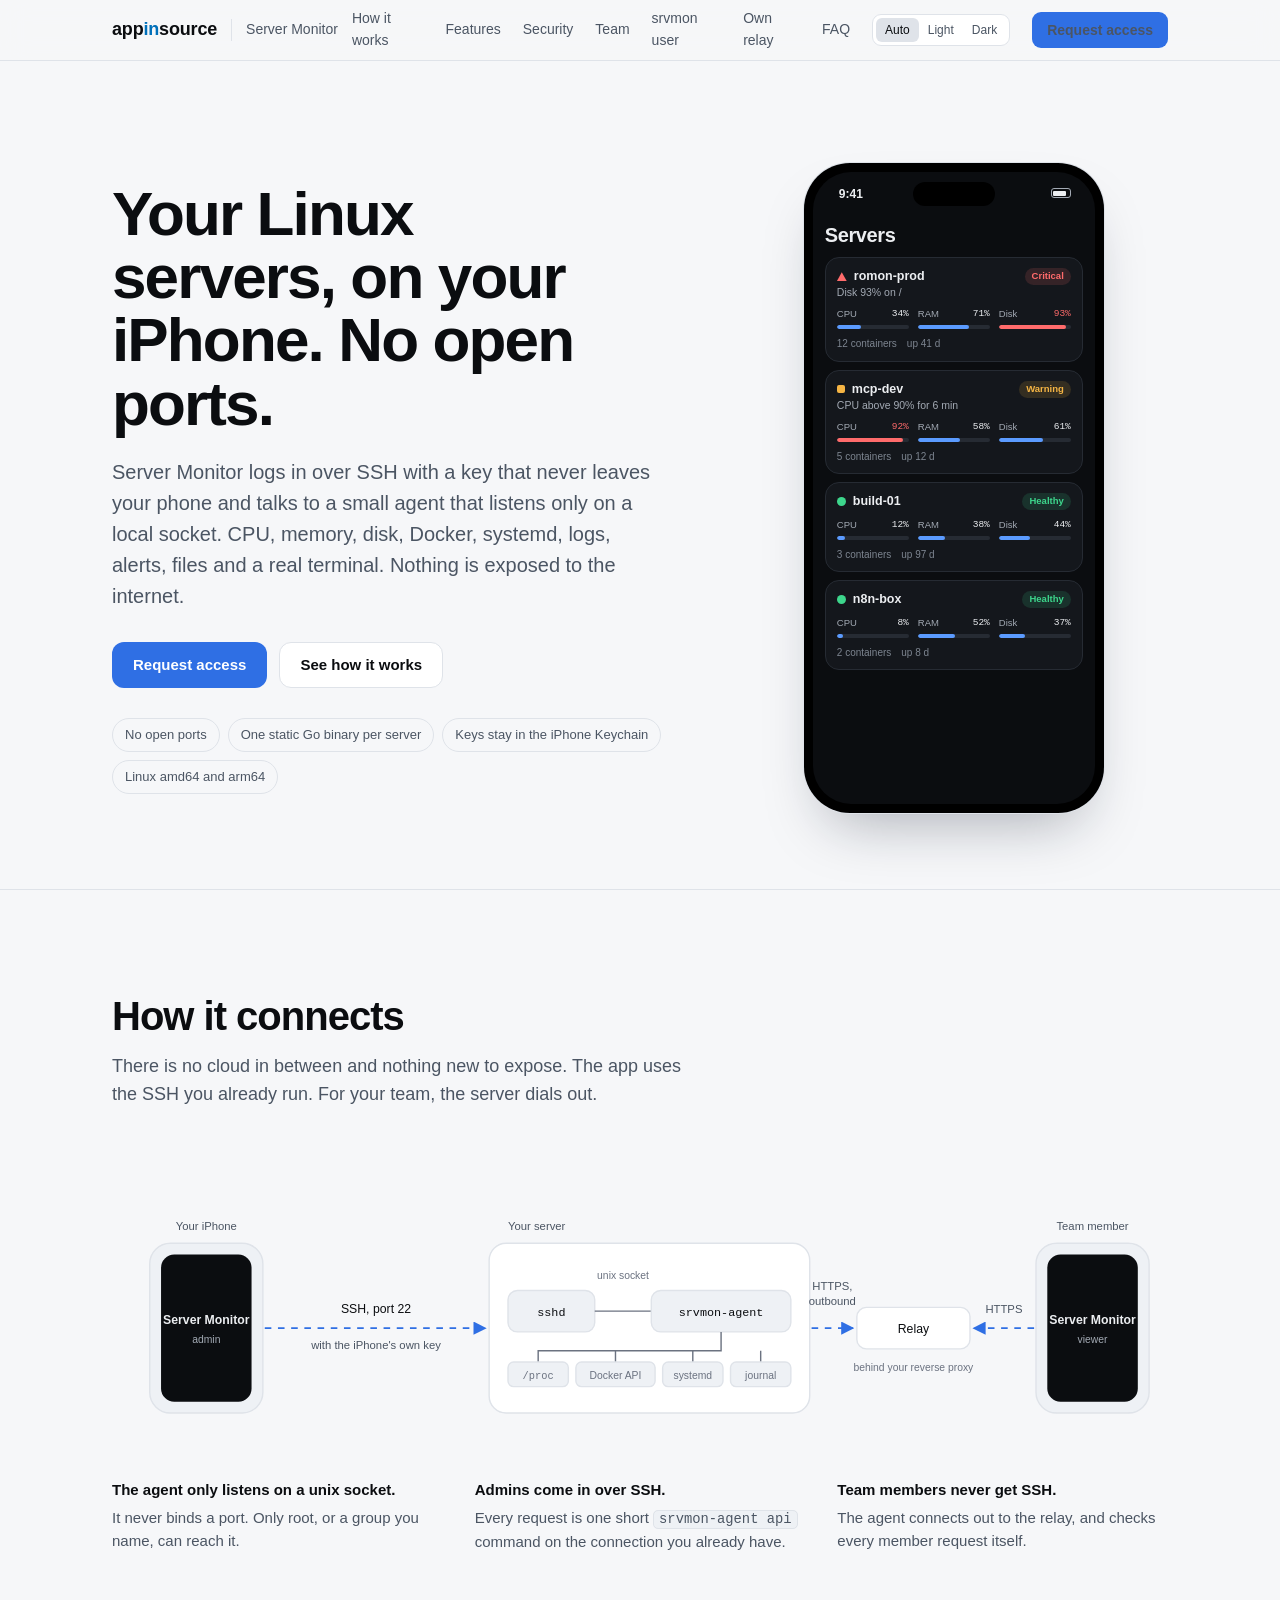
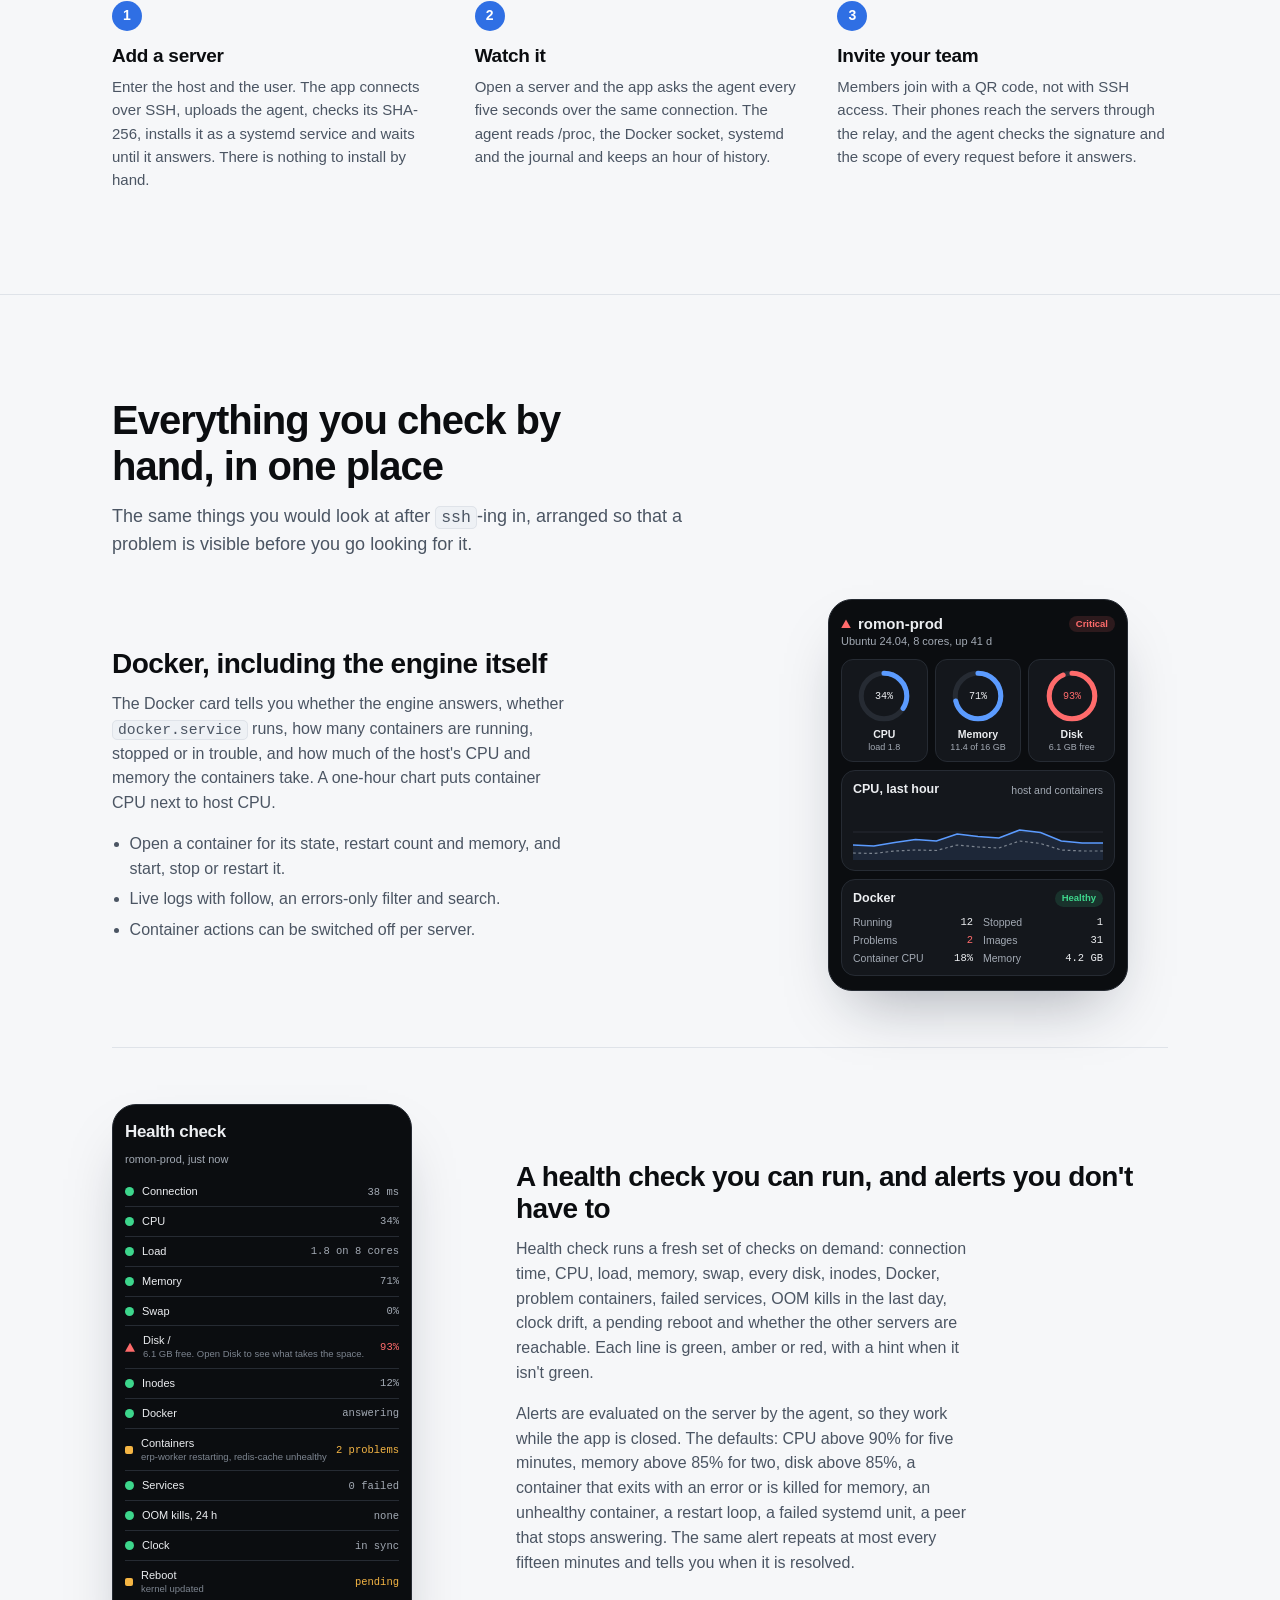
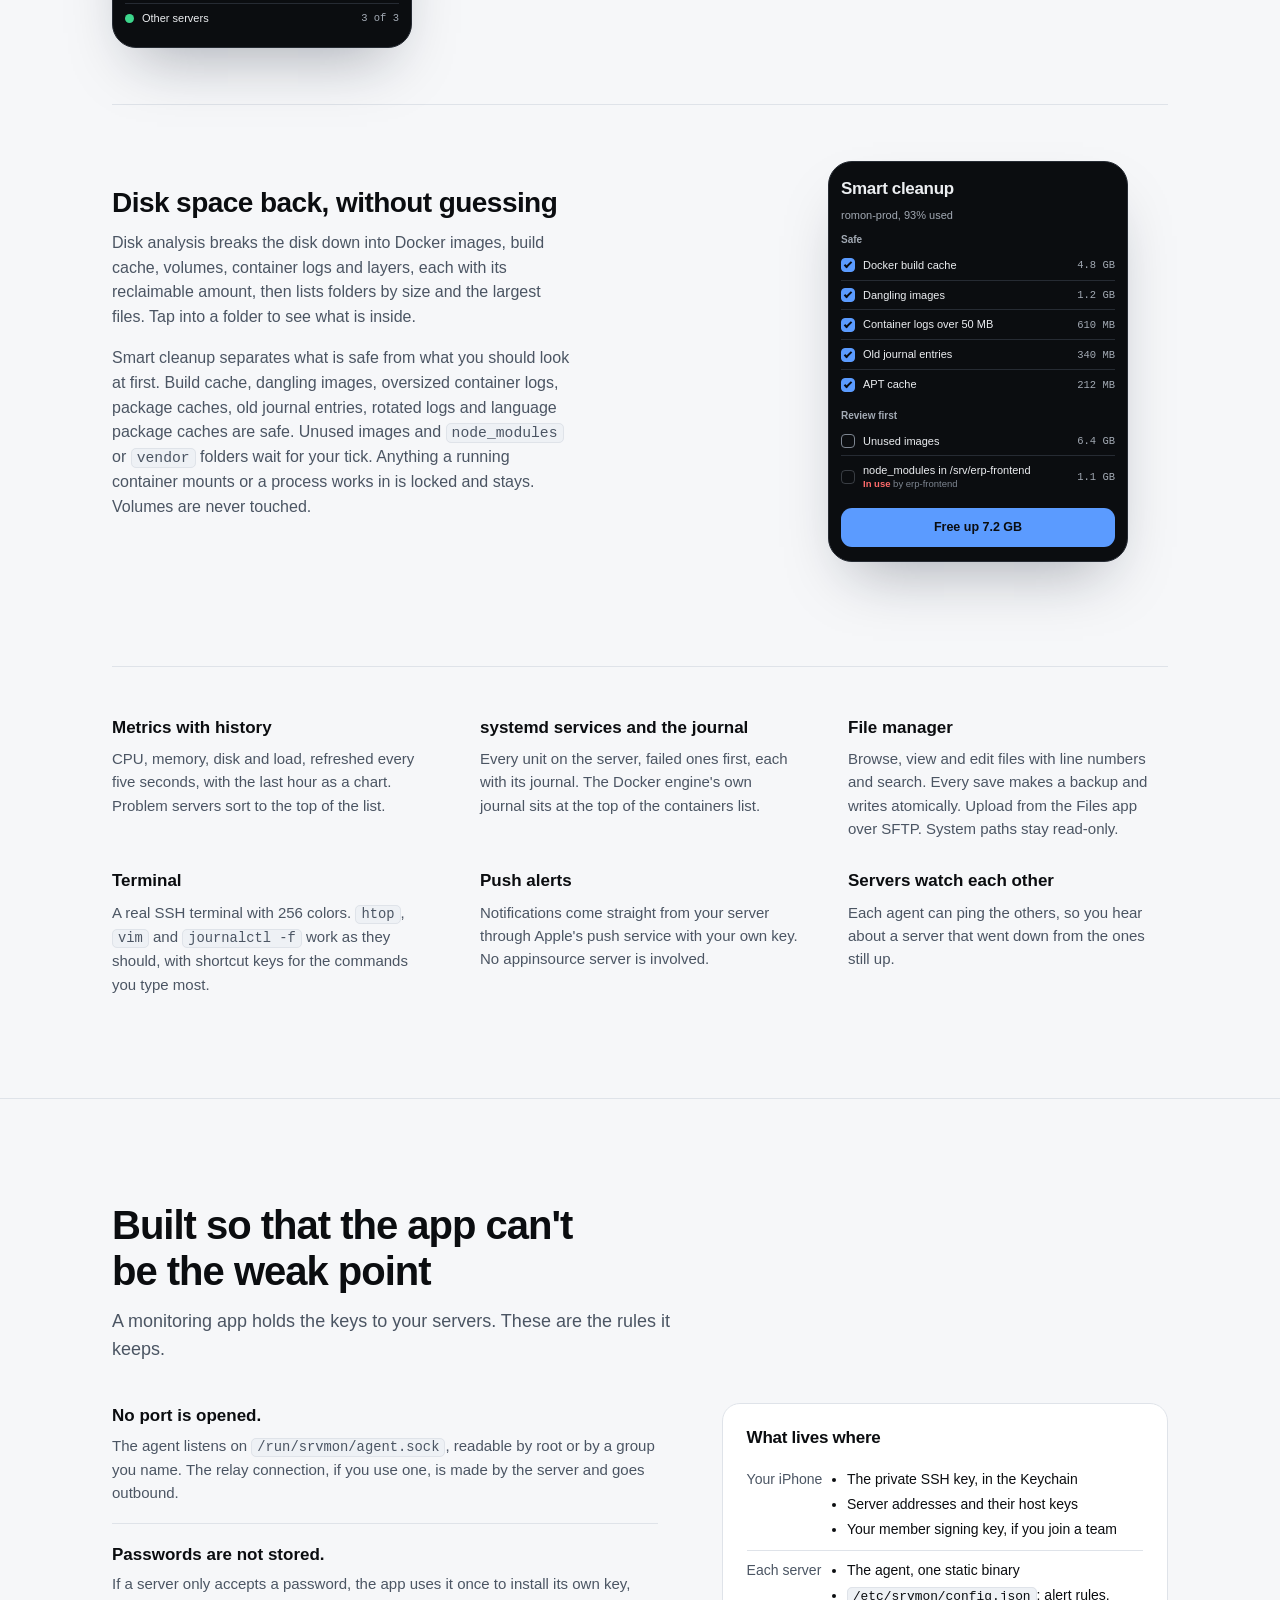
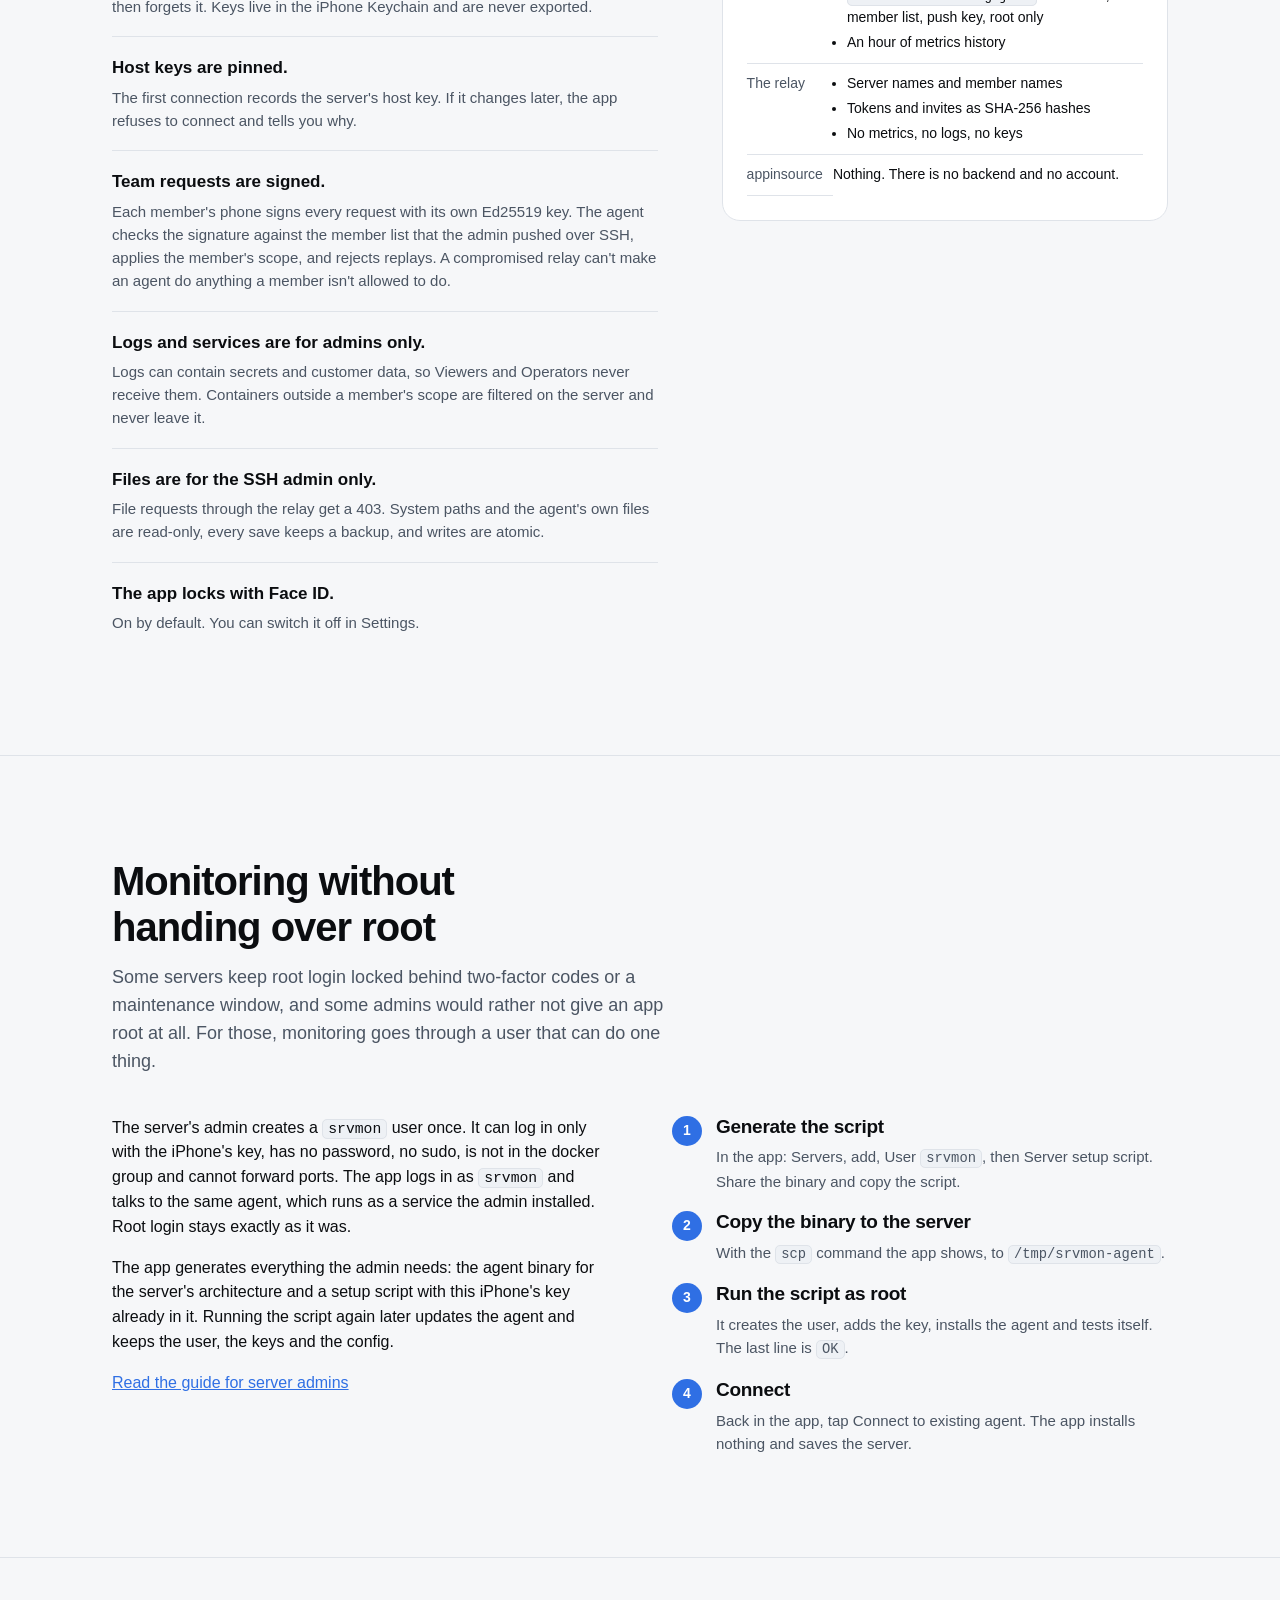
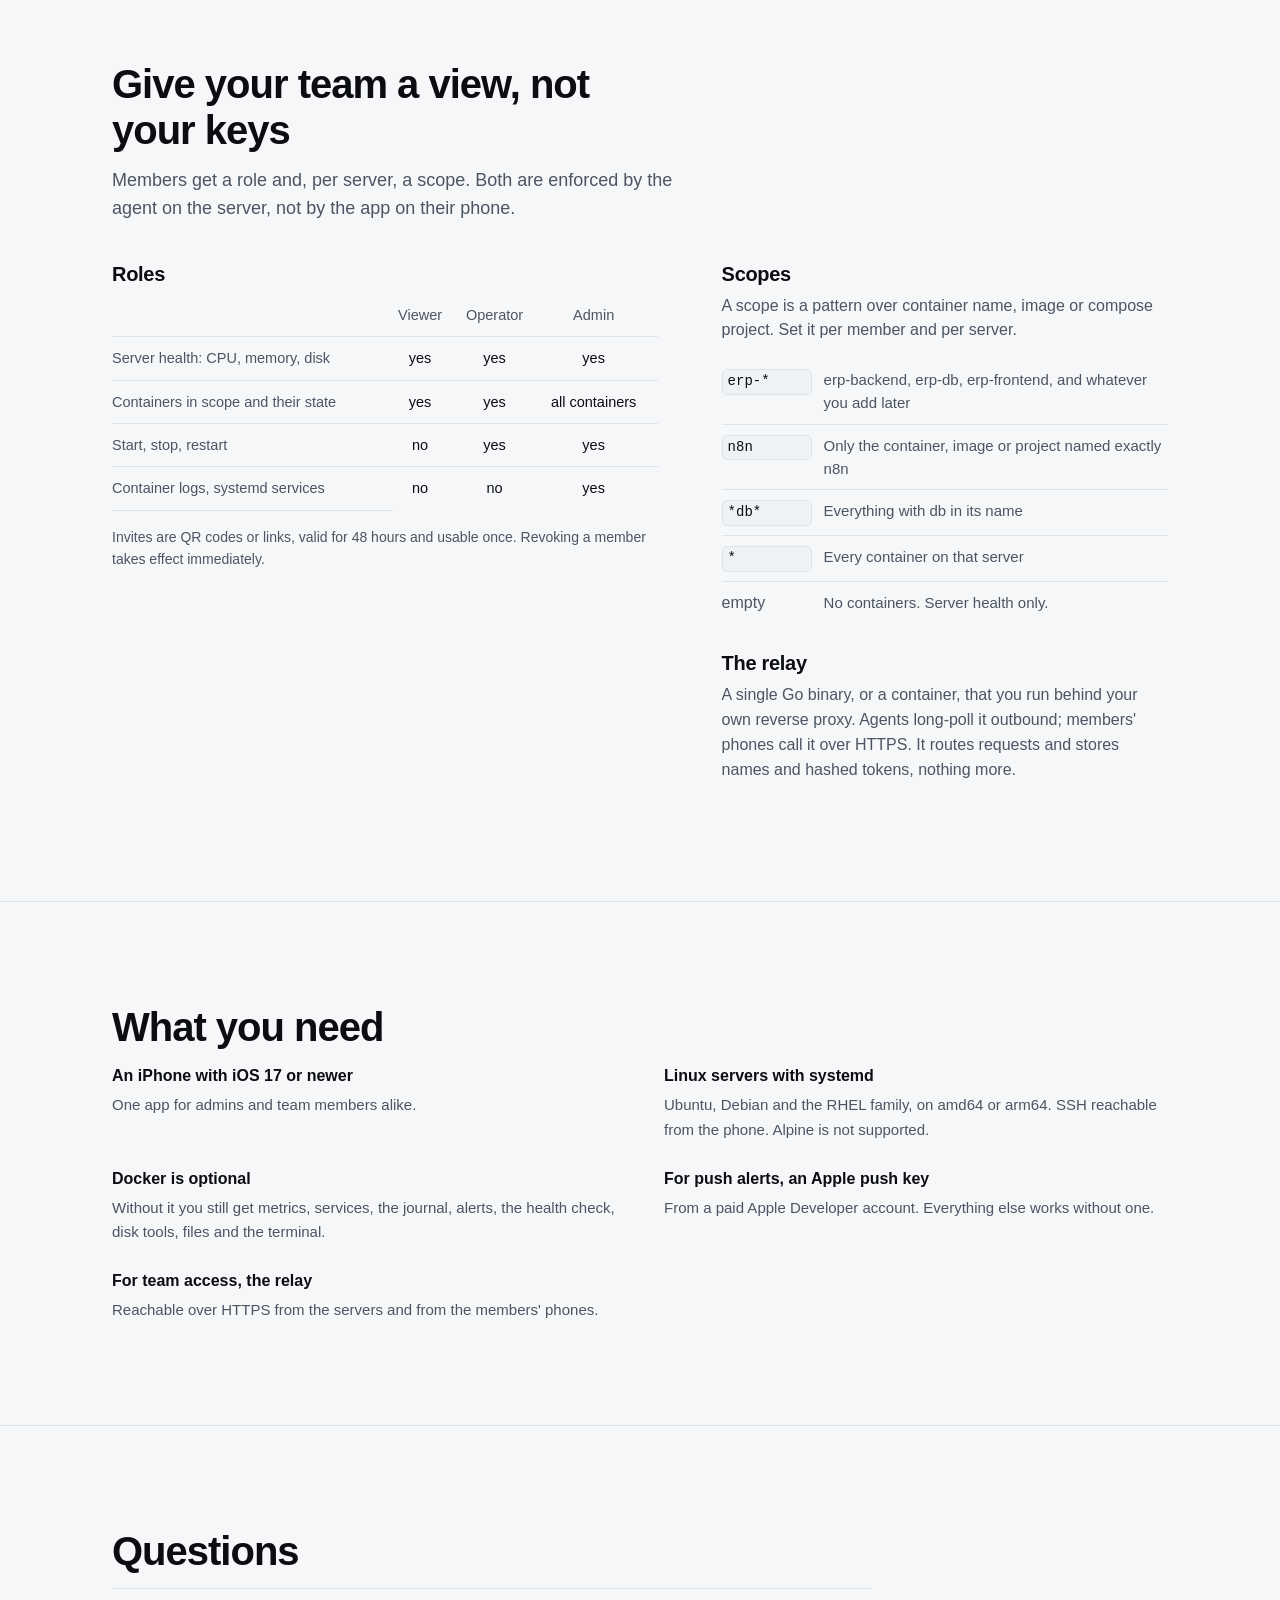
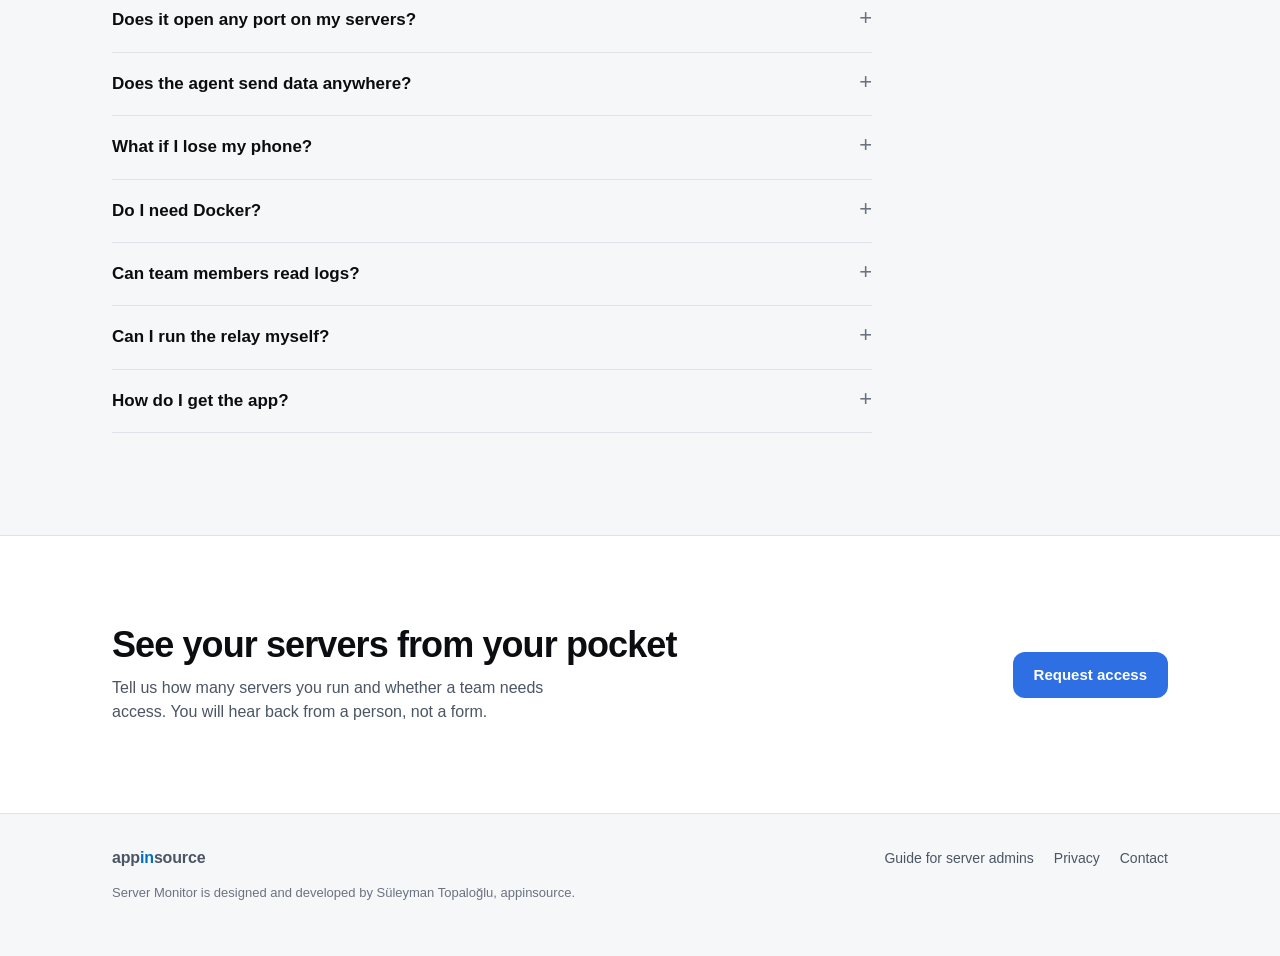
<file: official/index.html>
<!doctype html>
<html lang="en">
<head>
<meta charset="utf-8">
<meta name="viewport" content="width=device-width, initial-scale=1">
<title>Server Monitor by appinsource</title>
<meta name="description" content="An iPhone app that watches your Linux servers over SSH: CPU, memory, disk, Docker, systemd, logs, alerts, files and a real terminal. The agent listens only on a local socket, so no port is opened.">
<link rel="canonical" href="https://monitor.appinsource.eu/">
<meta name="theme-color" content="#0B0D10" media="(prefers-color-scheme: dark)">
<meta name="theme-color" content="#F6F7F9" media="(prefers-color-scheme: light)">
<meta property="og:title" content="Server Monitor by appinsource">
<meta property="og:description" content="Your Linux servers, on your iPhone. No open ports.">
<meta property="og:type" content="website">
<meta property="og:url" content="https://monitor.appinsource.eu/">
<link rel="icon" href="assets/img/icon.svg" type="image/svg+xml">
<link rel="apple-touch-icon" href="assets/img/apple-touch-icon.png">
<link rel="stylesheet" href="assets/site.css">
<script>try{var t=localStorage.getItem('sm-theme');if(t==='light'||t==='dark'){document.documentElement.setAttribute('data-theme',t)}}catch(e){}</script>
</head>
<body>
<a class="skip" href="#main">Skip to content</a>

<header class="site-header">
  <div class="wrap">
    <a class="wordmark" href="./" aria-label="appinsource">app<span class="in">in</span>source</a>
    <span class="product">Server Monitor</span>
    <button class="menu-btn" type="button" aria-expanded="false" aria-controls="site-nav">Menu</button>
    <nav id="site-nav" class="nav" aria-label="Sections">
      <a href="#how">How it works</a>
      <a href="#features">Features</a>
      <a href="#security">Security</a>
      <a href="#team">Team</a>
      <a href="srvmon-user.html">srvmon user</a>
      <a href="relay.html">Own relay</a>
      <a href="#faq">FAQ</a>
      <div class="theme" role="group" aria-label="Theme">
        <button type="button" data-theme-set="" aria-pressed="true">Auto</button>
        <button type="button" data-theme-set="light" aria-pressed="false">Light</button>
        <button type="button" data-theme-set="dark" aria-pressed="false">Dark</button>
      </div>
      <a class="btn btn-primary btn-sm" href="mailto:developer@appinsource.eu?subject=Server%20Monitor%3A%20access%20request">Request access</a>
    </nav>
  </div>
</header>

<main id="main">

<section class="hero">
  <div class="wrap">
    <div>
      <h1>Your Linux servers, on your iPhone. No open ports.</h1>
      <p class="lead">Server Monitor logs in over SSH with a key that never leaves your phone and talks to a small agent that listens only on a local socket. CPU, memory, disk, Docker, systemd, logs, alerts, files and a real terminal. Nothing is exposed to the internet.</p>
      <div class="btn-row">
        <a class="btn btn-primary" href="mailto:developer@appinsource.eu?subject=Server%20Monitor%3A%20access%20request">Request access</a>
        <a class="btn btn-secondary" href="#how">See how it works</a>
      </div>
      <ul class="facts" aria-label="Key facts">
        <li>No open ports</li>
        <li>One static Go binary per server</li>
        <li>Keys stay in the iPhone Keychain</li>
        <li>Linux amd64 and arm64</li>
      </ul>
    </div>

    <div class="phone" role="img" aria-label="The Servers screen of the app: four server cards, each with a status, CPU, memory and disk bars and the number of containers. The card with a problem is at the top.">
      <div class="app">
        <span class="island"></span>
        <span class="clock">9:41</span>
        <span class="batt"></span>
        <div class="title">Servers</div>

        <div class="card">
          <div class="row"><span class="mark crit"></span><span class="name">romon-prod</span><span class="chip crit">Critical</span></div>
          <div class="row"><span class="sub">Disk 93% on /</span></div>
          <div class="bars">
            <div class="bar" style="--v:34"><b>CPU <span>34%</span></b><i></i></div>
            <div class="bar" style="--v:71"><b>RAM <span>71%</span></b><i></i></div>
            <div class="bar crit" style="--v:93"><b>Disk <span>93%</span></b><i></i></div>
          </div>
          <div class="foot"><span>12 containers</span><span>up 41 d</span></div>
        </div>

        <div class="card">
          <div class="row"><span class="mark warn"></span><span class="name">mcp-dev</span><span class="chip warn">Warning</span></div>
          <div class="row"><span class="sub">CPU above 90% for 6 min</span></div>
          <div class="bars">
            <div class="bar crit" style="--v:92"><b>CPU <span>92%</span></b><i></i></div>
            <div class="bar" style="--v:58"><b>RAM <span>58%</span></b><i></i></div>
            <div class="bar" style="--v:61"><b>Disk <span>61%</span></b><i></i></div>
          </div>
          <div class="foot"><span>5 containers</span><span>up 12 d</span></div>
        </div>

        <div class="card">
          <div class="row"><span class="mark ok"></span><span class="name">build-01</span><span class="chip ok">Healthy</span></div>
          <div class="bars">
            <div class="bar" style="--v:12"><b>CPU <span>12%</span></b><i></i></div>
            <div class="bar" style="--v:38"><b>RAM <span>38%</span></b><i></i></div>
            <div class="bar" style="--v:44"><b>Disk <span>44%</span></b><i></i></div>
          </div>
          <div class="foot"><span>3 containers</span><span>up 97 d</span></div>
        </div>

        <div class="card">
          <div class="row"><span class="mark ok"></span><span class="name">n8n-box</span><span class="chip ok">Healthy</span></div>
          <div class="bars">
            <div class="bar" style="--v:8"><b>CPU <span>8%</span></b><i></i></div>
            <div class="bar" style="--v:52"><b>RAM <span>52%</span></b><i></i></div>
            <div class="bar" style="--v:37"><b>Disk <span>37%</span></b><i></i></div>
          </div>
          <div class="foot"><span>2 containers</span><span>up 8 d</span></div>
        </div>
      </div>
    </div>
  </div>
</section>

<section class="section" id="how">
  <div class="wrap">
    <h2>How it connects</h2>
    <p class="intro">There is no cloud in between and nothing new to expose. The app uses the SSH you already run. For your team, the server dials out.</p>

    <div class="diagram-scroll">
      <svg class="diagram" viewBox="0 0 1120 320" role="img" aria-labelledby="diag-title diag-desc">
        <title id="diag-title">How Server Monitor connects</title>
        <desc id="diag-desc">Your iPhone reaches the server over SSH on port 22 using the iPhone's key. On the server, sshd runs the agent command, which talks to srvmon-agent over a unix socket. The agent reads /proc, the Docker API, systemd and the journal. For team members the agent connects outbound over HTTPS to a relay behind your reverse proxy, and the members' phones talk to the relay over HTTPS.</desc>
        <defs>
          <marker id="arr" viewBox="0 0 10 10" refX="9" refY="5" markerWidth="7" markerHeight="7" orient="auto-start-reverse"><path d="M0 0L10 5L0 10z" class="arrhead"/></marker>
        </defs>

        <text x="100" y="86" text-anchor="middle" class="t2">Your iPhone</text>
        <rect class="box inner" x="40" y="100" width="120" height="180" rx="22"/>
        <rect x="52" y="112" width="96" height="156" rx="14" fill="#0B0D10"/>
        <text x="100" y="186" text-anchor="middle" class="bold" fill="#ECEEF1" style="fill:#ECEEF1">Server Monitor</text>
        <text x="100" y="206" text-anchor="middle" class="t3" style="fill:#A3AAB4">admin</text>

        <line class="flow" x1="162" y1="190" x2="396" y2="190" marker-end="url(#arr)"/>
        <text x="280" y="174" text-anchor="middle">SSH, port 22</text>
        <text x="280" y="212" text-anchor="middle" class="t2">with the iPhone's own key</text>

        <text x="420" y="86" class="t2">Your server</text>
        <rect class="box" x="400" y="100" width="340" height="180" rx="18"/>
        <rect class="box inner" x="420" y="150" width="92" height="44" rx="10"/>
        <text x="466" y="177" text-anchor="middle" class="mono">sshd</text>
        <line class="wire" x1="512" y1="172" x2="572" y2="172"/>
        <text x="542" y="138" text-anchor="middle" class="t3">unix socket</text>
        <rect class="box inner" x="572" y="150" width="148" height="44" rx="10"/>
        <text x="646" y="177" text-anchor="middle" class="mono">srvmon-agent</text>
        <path class="wire" d="M646 194 V214 H452 V226 M534 214 V226 M616 214 V226 M688 214 V226"/>
        <rect class="box inner" x="420" y="226" width="64" height="26" rx="6"/>
        <text x="452" y="244" text-anchor="middle" class="t3 mono" style="font-size:11px">/proc</text>
        <rect class="box inner" x="492" y="226" width="84" height="26" rx="6"/>
        <text x="534" y="244" text-anchor="middle" class="t3" style="font-size:11px">Docker API</text>
        <rect class="box inner" x="584" y="226" width="64" height="26" rx="6"/>
        <text x="616" y="244" text-anchor="middle" class="t3" style="font-size:11px">systemd</text>
        <rect class="box inner" x="656" y="226" width="64" height="26" rx="6"/>
        <text x="688" y="244" text-anchor="middle" class="t3" style="font-size:11px">journal</text>

        <line class="flow" x1="742" y1="190" x2="786" y2="190" marker-end="url(#arr)"/>
        <text x="764" y="150" text-anchor="middle" class="t2">HTTPS,</text>
        <text x="764" y="166" text-anchor="middle" class="t2">outbound</text>

        <rect class="box" x="790" y="168" width="120" height="44" rx="10"/>
        <text x="850" y="195" text-anchor="middle">Relay</text>
        <text x="850" y="236" text-anchor="middle" class="t3">behind your reverse proxy</text>

        <line class="flow" x1="978" y1="190" x2="914" y2="190" marker-end="url(#arr)"/>
        <text x="946" y="174" text-anchor="middle" class="t2">HTTPS</text>

        <text x="1040" y="86" text-anchor="middle" class="t2">Team member</text>
        <rect class="box inner" x="980" y="100" width="120" height="180" rx="22"/>
        <rect x="992" y="112" width="96" height="156" rx="14" fill="#0B0D10"/>
        <text x="1040" y="186" text-anchor="middle" class="bold" style="fill:#ECEEF1">Server Monitor</text>
        <text x="1040" y="206" text-anchor="middle" class="t3" style="fill:#A3AAB4">viewer</text>
      </svg>
    </div>

    <div class="notes">
      <p><strong>The agent only listens on a unix socket.</strong> It never binds a port. Only root, or a group you name, can reach it.</p>
      <p><strong>Admins come in over SSH.</strong> Every request is one short <code>srvmon-agent api</code> command on the connection you already have.</p>
      <p><strong>Team members never get SSH.</strong> The agent connects out to the relay, and checks every member request itself.</p>
    </div>

    <ol class="steps">
      <li>
        <h3>Add a server</h3>
        <p>Enter the host and the user. The app connects over SSH, uploads the agent, checks its SHA-256, installs it as a systemd service and waits until it answers. There is nothing to install by hand.</p>
      </li>
      <li>
        <h3>Watch it</h3>
        <p>Open a server and the app asks the agent every five seconds over the same connection. The agent reads /proc, the Docker socket, systemd and the journal and keeps an hour of history.</p>
      </li>
      <li>
        <h3>Invite your team</h3>
        <p>Members join with a QR code, not with SSH access. Their phones reach the servers through the relay, and the agent checks the signature and the scope of every request before it answers.</p>
      </li>
    </ol>
  </div>
</section>

<section class="section" id="features">
  <div class="wrap">
    <h2>Everything you check by hand, in one place</h2>
    <p class="intro">The same things you would look at after <code>ssh</code>-ing in, arranged so that a problem is visible before you go looking for it.</p>

    <div class="feature">
      <div class="feature-text">
        <h3>Docker, including the engine itself</h3>
        <p>The Docker card tells you whether the engine answers, whether <code>docker.service</code> runs, how many containers are running, stopped or in trouble, and how much of the host's CPU and memory the containers take. A one-hour chart puts container CPU next to host CPU.</p>
        <ul>
          <li>Open a container for its state, restart count and memory, and start, stop or restart it.</li>
          <li>Live logs with follow, an errors-only filter and search.</li>
          <li>Container actions can be switched off per server.</li>
        </ul>
      </div>
      <div class="screen app" role="img" aria-label="A server screen: CPU, memory and disk gauges, a one-hour CPU chart, and the Docker card with running, stopped and problem counts.">
        <div class="row"><span class="mark crit"></span><span class="name" style="font-size:15px">romon-prod</span><span class="chip crit">Critical</span></div>
        <div class="subtitle">Ubuntu 24.04, 8 cores, up 41 d</div>
        <div class="gauges">
          <div class="gauge">
            <svg viewBox="0 0 64 64" aria-hidden="true"><circle class="track" cx="32" cy="32" r="27"/><circle class="val" cx="32" cy="32" r="27" stroke-dasharray="57.7 170"/><text x="32" y="36" text-anchor="middle">34%</text></svg>
            <div class="lbl">CPU</div><div class="sub">load 1.8</div>
          </div>
          <div class="gauge">
            <svg viewBox="0 0 64 64" aria-hidden="true"><circle class="track" cx="32" cy="32" r="27"/><circle class="val" cx="32" cy="32" r="27" stroke-dasharray="120.4 170"/><text x="32" y="36" text-anchor="middle">71%</text></svg>
            <div class="lbl">Memory</div><div class="sub">11.4 of 16 GB</div>
          </div>
          <div class="gauge crit">
            <svg viewBox="0 0 64 64" aria-hidden="true"><circle class="track" cx="32" cy="32" r="27"/><circle class="val" cx="32" cy="32" r="27" stroke-dasharray="157.8 170"/><text x="32" y="36" text-anchor="middle">93%</text></svg>
            <div class="lbl">Disk</div><div class="sub">6.1 GB free</div>
          </div>
        </div>
        <div class="card">
          <div class="row"><span class="name">CPU, last hour</span><span class="end sub">host and containers</span></div>
          <svg class="chart" viewBox="0 0 276 56" preserveAspectRatio="none" aria-hidden="true">
            <line class="grid" x1="0" y1="28" x2="276" y2="28"/>
            <polygon class="area" points="0,41 23,42 46,38.5 69,35.5 92,37 115,30 138,32.5 161,34 184,26 207,28.5 230,37 253,39 276,39 276,56 0,56"/>
            <polyline class="line" points="0,41 23,42 46,38.5 69,35.5 92,37 115,30 138,32.5 161,34 184,26 207,28.5 230,37 253,39 276,39"/>
            <polyline class="line2" points="0,49 23,49.5 46,47 69,46 92,46.5 115,41 138,43 161,44 184,37 207,39.5 230,46 253,47 276,47"/>
          </svg>
        </div>
        <div class="card">
          <div class="row"><span class="name">Docker</span><span class="chip ok">Healthy</span></div>
          <div class="kv">
            <div>Running <span>12</span></div><div>Stopped <span>1</span></div>
            <div>Problems <span style="color:#FF6B6B">2</span></div><div>Images <span>31</span></div>
            <div>Container CPU <span>18%</span></div><div>Memory <span>4.2 GB</span></div>
          </div>
        </div>
      </div>
    </div>

    <div class="feature">
      <div class="feature-text">
        <h3>A health check you can run, and alerts you don't have to</h3>
        <p>Health check runs a fresh set of checks on demand: connection time, CPU, load, memory, swap, every disk, inodes, Docker, problem containers, failed services, OOM kills in the last day, clock drift, a pending reboot and whether the other servers are reachable. Each line is green, amber or red, with a hint when it isn't green.</p>
        <p>Alerts are evaluated on the server by the agent, so they work while the app is closed. The defaults: CPU above 90% for five minutes, memory above 85% for two, disk above 85%, a container that exits with an error or is killed for memory, an unhealthy container, a restart loop, a failed systemd unit, a peer that stops answering. The same alert repeats at most every fifteen minutes and tells you when it is resolved.</p>
      </div>
      <div class="screen app" role="img" aria-label="The Health check screen: a list of checks with a status shape and a value on each line. Disk is red with a hint, Containers and Reboot are amber.">
        <div class="title" style="font-size:17px">Health check</div>
        <div class="subtitle">romon-prod, just now</div>
        <div class="list">
          <div class="item"><span class="mark ok"></span>Connection<span class="end">38 ms</span></div>
          <div class="item"><span class="mark ok"></span>CPU<span class="end">34%</span></div>
          <div class="item"><span class="mark ok"></span>Load<span class="end">1.8 on 8 cores</span></div>
          <div class="item"><span class="mark ok"></span>Memory<span class="end">71%</span></div>
          <div class="item"><span class="mark ok"></span>Swap<span class="end">0%</span></div>
          <div class="item"><span class="mark crit"></span><span>Disk /<span class="hint">6.1 GB free. Open Disk to see what takes the space.</span></span><span class="end" style="color:#FF6B6B">93%</span></div>
          <div class="item"><span class="mark ok"></span>Inodes<span class="end">12%</span></div>
          <div class="item"><span class="mark ok"></span>Docker<span class="end">answering</span></div>
          <div class="item"><span class="mark warn"></span><span>Containers<span class="hint">erp-worker restarting, redis-cache unhealthy</span></span><span class="end" style="color:#F5B544">2 problems</span></div>
          <div class="item"><span class="mark ok"></span>Services<span class="end">0 failed</span></div>
          <div class="item"><span class="mark ok"></span>OOM kills, 24 h<span class="end">none</span></div>
          <div class="item"><span class="mark ok"></span>Clock<span class="end">in sync</span></div>
          <div class="item"><span class="mark warn"></span><span>Reboot<span class="hint">kernel updated</span></span><span class="end" style="color:#F5B544">pending</span></div>
          <div class="item"><span class="mark ok"></span>Other servers<span class="end">3 of 3</span></div>
        </div>
      </div>
    </div>

    <div class="feature">
      <div class="feature-text">
        <h3>Disk space back, without guessing</h3>
        <p>Disk analysis breaks the disk down into Docker images, build cache, volumes, container logs and layers, each with its reclaimable amount, then lists folders by size and the largest files. Tap into a folder to see what is inside.</p>
        <p>Smart cleanup separates what is safe from what you should look at first. Build cache, dangling images, oversized container logs, package caches, old journal entries, rotated logs and language package caches are safe. Unused images and <code>node_modules</code> or <code>vendor</code> folders wait for your tick. Anything a running container mounts or a process works in is locked and stays. Volumes are never touched.</p>
      </div>
      <div class="screen app" role="img" aria-label="The Smart cleanup screen: a Safe group with ticked items and sizes, a Review first group with an unticked item and a locked folder marked In use, and a button that reads Free up 7.2 GB.">
        <div class="title" style="font-size:17px">Smart cleanup</div>
        <div class="subtitle">romon-prod, 93% used</div>
        <div class="group">Safe</div>
        <div class="list">
          <div class="item"><span class="check on"></span>Docker build cache<span class="end">4.8 GB</span></div>
          <div class="item"><span class="check on"></span>Dangling images<span class="end">1.2 GB</span></div>
          <div class="item"><span class="check on"></span>Container logs over 50 MB<span class="end">610 MB</span></div>
          <div class="item"><span class="check on"></span>Old journal entries<span class="end">340 MB</span></div>
          <div class="item"><span class="check on"></span>APT cache<span class="end">212 MB</span></div>
        </div>
        <div class="group">Review first</div>
        <div class="list">
          <div class="item"><span class="check"></span>Unused images<span class="end">6.4 GB</span></div>
          <div class="item"><span class="check" style="opacity:.4"></span><span>node_modules in /srv/erp-frontend<span class="hint"><span class="lock">In use</span> by erp-frontend</span></span><span class="end">1.1 GB</span></div>
        </div>
        <div class="primary">Free up 7.2 GB</div>
      </div>
    </div>

    <ul class="feature-list">
      <li><strong>Metrics with history</strong><p>CPU, memory, disk and load, refreshed every five seconds, with the last hour as a chart. Problem servers sort to the top of the list.</p></li>
      <li><strong>systemd services and the journal</strong><p>Every unit on the server, failed ones first, each with its journal. The Docker engine's own journal sits at the top of the containers list.</p></li>
      <li><strong>File manager</strong><p>Browse, view and edit files with line numbers and search. Every save makes a backup and writes atomically. Upload from the Files app over SFTP. System paths stay read-only.</p></li>
      <li><strong>Terminal</strong><p>A real SSH terminal with 256 colors. <code>htop</code>, <code>vim</code> and <code>journalctl -f</code> work as they should, with shortcut keys for the commands you type most.</p></li>
      <li><strong>Push alerts</strong><p>Notifications come straight from your server through Apple's push service with your own key. No appinsource server is involved.</p></li>
      <li><strong>Servers watch each other</strong><p>Each agent can ping the others, so you hear about a server that went down from the ones still up.</p></li>
    </ul>
  </div>
</section>

<section class="section" id="security">
  <div class="wrap">
    <h2>Built so that the app can't be the weak point</h2>
    <p class="intro">A monitoring app holds the keys to your servers. These are the rules it keeps.</p>

    <div class="two-col">
      <ul class="points">
        <li><strong>No port is opened.</strong><p>The agent listens on <code>/run/srvmon/agent.sock</code>, readable by root or by a group you name. The relay connection, if you use one, is made by the server and goes outbound.</p></li>
        <li><strong>Passwords are not stored.</strong><p>If a server only accepts a password, the app uses it once to install its own key, then forgets it. Keys live in the iPhone Keychain and are never exported.</p></li>
        <li><strong>Host keys are pinned.</strong><p>The first connection records the server's host key. If it changes later, the app refuses to connect and tells you why.</p></li>
        <li><strong>Team requests are signed.</strong><p>Each member's phone signs every request with its own Ed25519 key. The agent checks the signature against the member list that the admin pushed over SSH, applies the member's scope, and rejects replays. A compromised relay can't make an agent do anything a member isn't allowed to do.</p></li>
        <li><strong>Logs and services are for admins only.</strong><p>Logs can contain secrets and customer data, so Viewers and Operators never receive them. Containers outside a member's scope are filtered on the server and never leave it.</p></li>
        <li><strong>Files are for the SSH admin only.</strong><p>File requests through the relay get a 403. System paths and the agent's own files are read-only, every save keeps a backup, and writes are atomic.</p></li>
        <li><strong>The app locks with Face ID.</strong><p>On by default. You can switch it off in Settings.</p></li>
      </ul>

      <aside class="aside">
        <h3>What lives where</h3>
        <table>
          <tbody>
            <tr>
              <th scope="row">Your iPhone</th>
              <td><ul><li>The private SSH key, in the Keychain</li><li>Server addresses and their host keys</li><li>Your member signing key, if you join a team</li></ul></td>
            </tr>
            <tr>
              <th scope="row">Each server</th>
              <td><ul><li>The agent, one static binary</li><li><code>/etc/srvmon/config.json</code>: alert rules, member list, push key, root only</li><li>An hour of metrics history</li></ul></td>
            </tr>
            <tr>
              <th scope="row">The relay</th>
              <td><ul><li>Server names and member names</li><li>Tokens and invites as SHA-256 hashes</li><li>No metrics, no logs, no keys</li></ul></td>
            </tr>
            <tr>
              <th scope="row">appinsource</th>
              <td>Nothing. There is no backend and no account.</td>
            </tr>
          </tbody>
        </table>
      </aside>
    </div>
  </div>
</section>

<section class="section" id="srvmon">
  <div class="wrap">
    <h2>Monitoring without handing over root</h2>
    <p class="intro">Some servers keep root login locked behind two-factor codes or a maintenance window, and some admins would rather not give an app root at all. For those, monitoring goes through a user that can do one thing.</p>

    <div class="srvmon">
      <div>
        <p>The server's admin creates a <code>srvmon</code> user once. It can log in only with the iPhone's key, has no password, no sudo, is not in the docker group and cannot forward ports. The app logs in as <code>srvmon</code> and talks to the same agent, which runs as a service the admin installed. Root login stays exactly as it was.</p>
        <p>The app generates everything the admin needs: the agent binary for the server's architecture and a setup script with this iPhone's key already in it. Running the script again later updates the agent and keeps the user, the keys and the config.</p>
        <p><a href="srvmon-user.html">Read the guide for server admins</a></p>
      </div>
      <ol class="steps">
        <li><h3>Generate the script</h3><p>In the app: Servers, add, User <code>srvmon</code>, then Server setup script. Share the binary and copy the script.</p></li>
        <li><h3>Copy the binary to the server</h3><p>With the <code>scp</code> command the app shows, to <code>/tmp/srvmon-agent</code>.</p></li>
        <li><h3>Run the script as root</h3><p>It creates the user, adds the key, installs the agent and tests itself. The last line is <code>OK</code>.</p></li>
        <li><h3>Connect</h3><p>Back in the app, tap Connect to existing agent. The app installs nothing and saves the server.</p></li>
      </ol>
    </div>
  </div>
</section>

<section class="section" id="team">
  <div class="wrap">
    <h2>Give your team a view, not your keys</h2>
    <p class="intro">Members get a role and, per server, a scope. Both are enforced by the agent on the server, not by the app on their phone.</p>

    <div class="two-col">
      <div>
        <h3>Roles</h3>
        <div class="table-scroll">
          <table class="roles">
            <thead><tr><th scope="col"></th><th scope="col">Viewer</th><th scope="col">Operator</th><th scope="col">Admin</th></tr></thead>
            <tbody>
              <tr><th scope="row">Server health: CPU, memory, disk</th><td>yes</td><td>yes</td><td>yes</td></tr>
              <tr><th scope="row">Containers in scope and their state</th><td>yes</td><td>yes</td><td>all containers</td></tr>
              <tr><th scope="row">Start, stop, restart</th><td>no</td><td>yes</td><td>yes</td></tr>
              <tr><th scope="row">Container logs, systemd services</th><td>no</td><td>no</td><td>yes</td></tr>
            </tbody>
          </table>
        </div>
        <p class="small muted">Invites are QR codes or links, valid for 48 hours and usable once. Revoking a member takes effect immediately.</p>
      </div>
      <div>
        <h3>Scopes</h3>
        <p class="muted">A scope is a pattern over container name, image or compose project. Set it per member and per server.</p>
        <ul class="scopes">
          <li><code>erp-*</code><span>erp-backend, erp-db, erp-frontend, and whatever you add later</span></li>
          <li><code>n8n</code><span>Only the container, image or project named exactly n8n</span></li>
          <li><code>*db*</code><span>Everything with db in its name</span></li>
          <li><code>*</code><span>Every container on that server</span></li>
          <li><span class="muted">empty</span><span>No containers. Server health only.</span></li>
        </ul>
        <h3 style="margin-top:28px">The relay</h3>
        <p class="muted">A single Go binary, or a container, that you run behind your own reverse proxy. Agents long-poll it outbound; members' phones call it over HTTPS. It routes requests and stores names and hashed tokens, nothing more.</p>
      </div>
    </div>
  </div>
</section>

<section class="section" id="requirements">
  <div class="wrap">
    <h2>What you need</h2>
    <ul class="reqs">
      <li><strong>An iPhone with iOS 17 or newer</strong><span>One app for admins and team members alike.</span></li>
      <li><strong>Linux servers with systemd</strong><span>Ubuntu, Debian and the RHEL family, on amd64 or arm64. SSH reachable from the phone. Alpine is not supported.</span></li>
      <li><strong>Docker is optional</strong><span>Without it you still get metrics, services, the journal, alerts, the health check, disk tools, files and the terminal.</span></li>
      <li><strong>For push alerts, an Apple push key</strong><span>From a paid Apple Developer account. Everything else works without one.</span></li>
      <li><strong>For team access, the relay</strong><span>Reachable over HTTPS from the servers and from the members' phones.</span></li>
    </ul>
  </div>
</section>

<section class="section" id="faq">
  <div class="wrap">
    <h2>Questions</h2>
    <div class="faq">
      <details>
        <summary>Does it open any port on my servers?</summary>
        <p>No. The agent listens on a unix socket. The app comes in through SSH, which you already run. For team access the server connects out to the relay over HTTPS; nothing connects in.</p>
      </details>
      <details>
        <summary>Does the agent send data anywhere?</summary>
        <p>Only to your phone over your SSH session, and to the relay if you set one up. There is no appinsource backend, and this site has no analytics.</p>
      </details>
      <details>
        <summary>What if I lose my phone?</summary>
        <p>Remove its key from each server. On the server, one line does it: <code>sed -i '/server-monitor-ios/d' ~/.ssh/authorized_keys</code>. For a <code>srvmon</code> user, edit that user's <code>authorized_keys</code> instead. Team members are revoked from the app and lose access at once.</p>
      </details>
      <details>
        <summary>Do I need Docker?</summary>
        <p>No. The Docker card and the containers list simply stay empty. Everything else works.</p>
      </details>
      <details>
        <summary>Can team members read logs?</summary>
        <p>Only Admins. Viewers see server health and the containers in their scope. Operators can also start, stop and restart those containers.</p>
      </details>
      <details>
        <summary>Can I run the relay myself?</summary>
        <p>That is the only way it runs. It is a single Go binary or a Docker container behind your own reverse proxy, with a token you keep.</p>
      </details>
      <details>
        <summary>How do I get the app?</summary>
        <p>It is not on the App Store yet. Write to us and we will set it up with you on your iPhone.</p>
      </details>
    </div>
  </div>
</section>

</main>

<section class="cta">
  <div class="wrap">
    <div>
      <h2>See your servers from your pocket</h2>
      <p>Tell us how many servers you run and whether a team needs access. You will hear back from a person, not a form.</p>
    </div>
    <a class="btn btn-primary" href="mailto:developer@appinsource.eu?subject=Server%20Monitor%3A%20access%20request">Request access</a>
  </div>
</section>

<footer class="site-footer">
  <div class="wrap">
    <a class="wordmark" href="./" aria-label="appinsource">app<span class="in">in</span>source</a>
    <nav aria-label="Footer">
      <a href="srvmon-user.html">Guide for server admins</a>
      <a href="privacy.html">Privacy</a>
      <a href="mailto:developer@appinsource.eu">Contact</a>
    </nav>
    <p class="credit">Server Monitor is designed and developed by Süleyman Topaloğlu, appinsource.</p>
  </div>
</footer>

<script src="assets/site.js"></script>
</body>
</html>
</file>
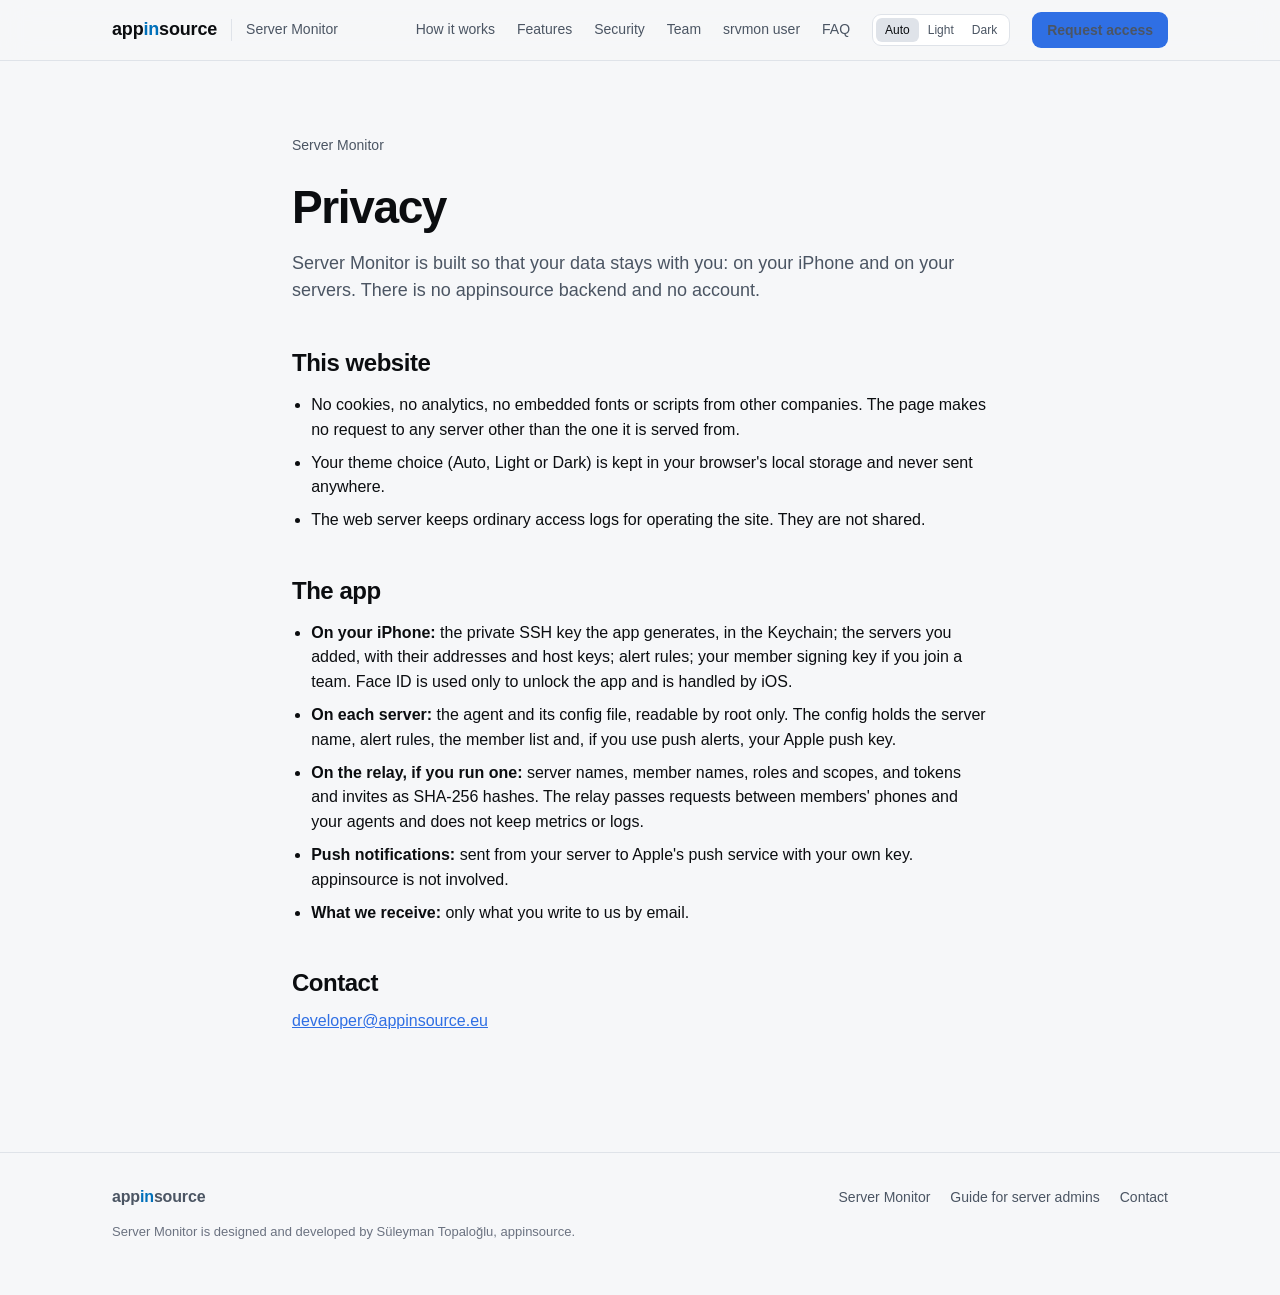
<file: official/privacy.html>
<!doctype html>
<html lang="en">
<head>
<meta charset="utf-8">
<meta name="viewport" content="width=device-width, initial-scale=1">
<title>Privacy, Server Monitor</title>
<meta name="description" content="What Server Monitor and this site store, and where. There is no appinsource backend, no account and no analytics.">
<link rel="canonical" href="https://monitor.appinsource.eu/privacy.html">
<meta name="theme-color" content="#0B0D10" media="(prefers-color-scheme: dark)">
<meta name="theme-color" content="#F6F7F9" media="(prefers-color-scheme: light)">
<link rel="icon" href="assets/img/icon.svg" type="image/svg+xml">
<link rel="apple-touch-icon" href="assets/img/apple-touch-icon.png">
<link rel="stylesheet" href="assets/site.css">
<script>try{var t=localStorage.getItem('sm-theme');if(t==='light'||t==='dark'){document.documentElement.setAttribute('data-theme',t)}}catch(e){}</script>
</head>
<body>
<a class="skip" href="#main">Skip to content</a>

<header class="site-header">
  <div class="wrap">
    <a class="wordmark" href="./" aria-label="appinsource">app<span class="in">in</span>source</a>
    <span class="product">Server Monitor</span>
    <button class="menu-btn" type="button" aria-expanded="false" aria-controls="site-nav">Menu</button>
    <nav id="site-nav" class="nav" aria-label="Sections">
      <a href="./#how">How it works</a>
      <a href="./#features">Features</a>
      <a href="./#security">Security</a>
      <a href="./#team">Team</a>
      <a href="srvmon-user.html">srvmon user</a>
      <a href="./#faq">FAQ</a>
      <div class="theme" role="group" aria-label="Theme">
        <button type="button" data-theme-set="" aria-pressed="true">Auto</button>
        <button type="button" data-theme-set="light" aria-pressed="false">Light</button>
        <button type="button" data-theme-set="dark" aria-pressed="false">Dark</button>
      </div>
      <a class="btn btn-primary btn-sm" href="mailto:developer@appinsource.eu?subject=Server%20Monitor%3A%20access%20request">Request access</a>
    </nav>
  </div>
</header>

<main id="main" class="wrap doc">
  <a class="back" href="./">Server Monitor</a>
  <h1>Privacy</h1>
  <p class="lead">Server Monitor is built so that your data stays with you: on your iPhone and on your servers. There is no appinsource backend and no account.</p>

  <h2>This website</h2>
  <ul>
    <li>No cookies, no analytics, no embedded fonts or scripts from other companies. The page makes no request to any server other than the one it is served from.</li>
    <li>Your theme choice (Auto, Light or Dark) is kept in your browser's local storage and never sent anywhere.</li>
    <li>The web server keeps ordinary access logs for operating the site. They are not shared.</li>
  </ul>

  <h2>The app</h2>
  <ul>
    <li><strong>On your iPhone:</strong> the private SSH key the app generates, in the Keychain; the servers you added, with their addresses and host keys; alert rules; your member signing key if you join a team. Face ID is used only to unlock the app and is handled by iOS.</li>
    <li><strong>On each server:</strong> the agent and its config file, readable by root only. The config holds the server name, alert rules, the member list and, if you use push alerts, your Apple push key.</li>
    <li><strong>On the relay, if you run one:</strong> server names, member names, roles and scopes, and tokens and invites as SHA-256 hashes. The relay passes requests between members' phones and your agents and does not keep metrics or logs.</li>
    <li><strong>Push notifications:</strong> sent from your server to Apple's push service with your own key. appinsource is not involved.</li>
    <li><strong>What we receive:</strong> only what you write to us by email.</li>
  </ul>

  <h2>Contact</h2>
  <p><a href="mailto:developer@appinsource.eu">developer@appinsource.eu</a></p>
</main>

<footer class="site-footer">
  <div class="wrap">
    <a class="wordmark" href="./" aria-label="appinsource">app<span class="in">in</span>source</a>
    <nav aria-label="Footer">
      <a href="./">Server Monitor</a>
      <a href="srvmon-user.html">Guide for server admins</a>
      <a href="mailto:developer@appinsource.eu">Contact</a>
    </nav>
    <p class="credit">Server Monitor is designed and developed by Süleyman Topaloğlu, appinsource.</p>
  </div>
</footer>

<script src="assets/site.js"></script>
</body>
</html>
</file>
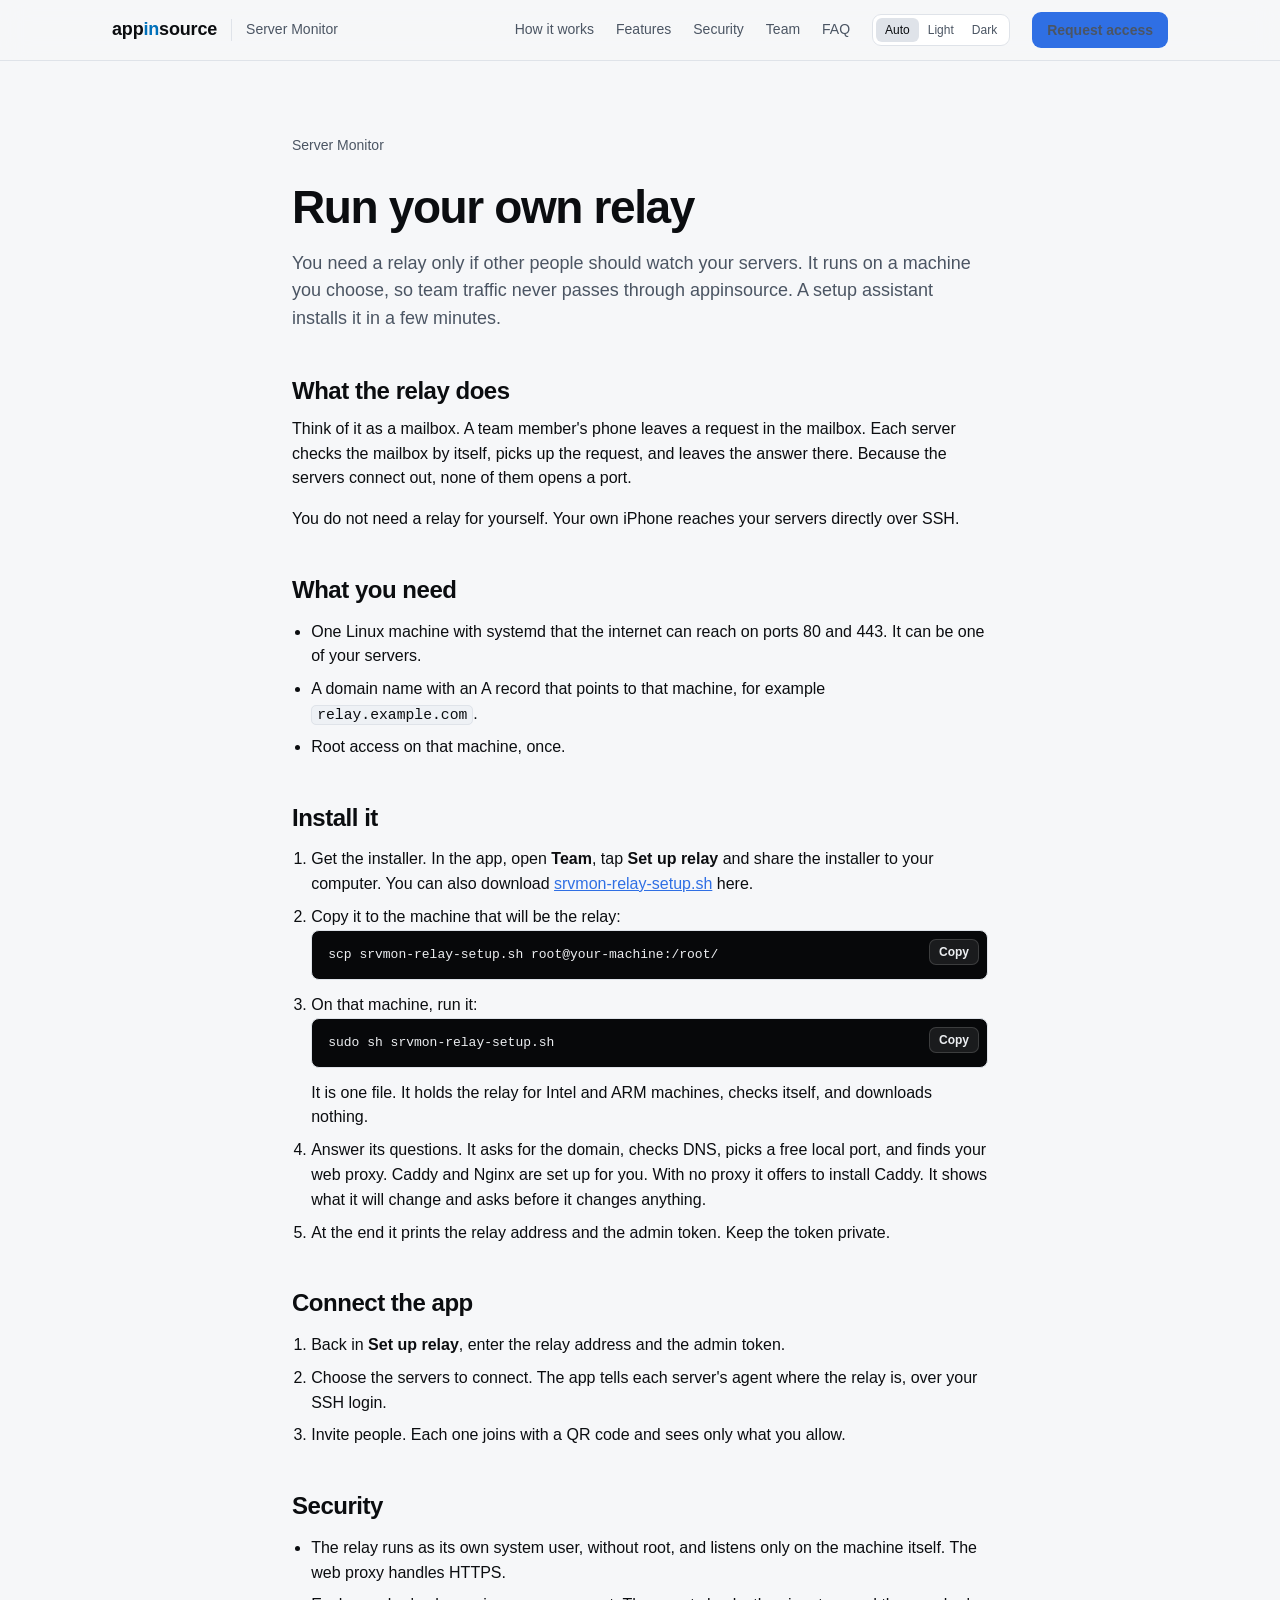
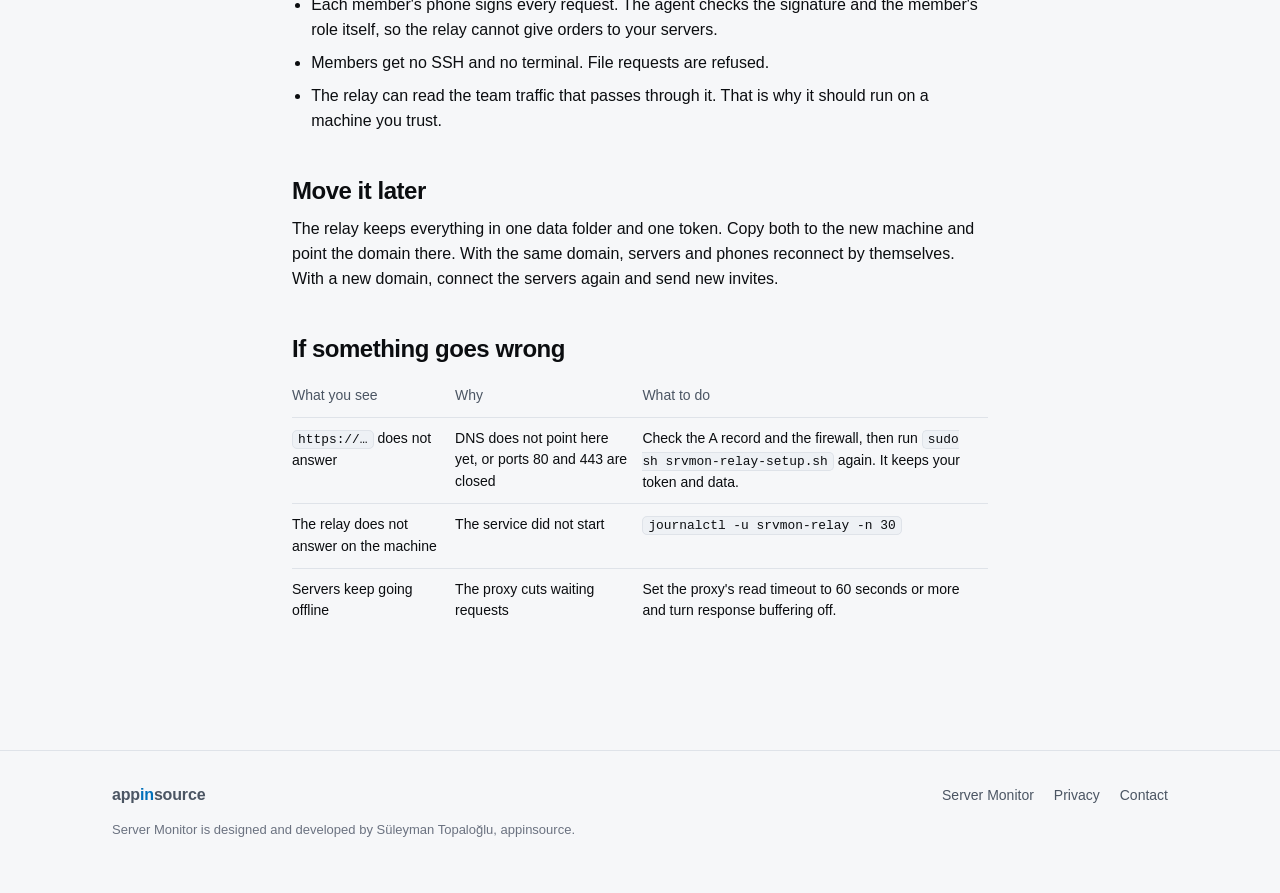
<file: official/relay.html>
<!doctype html>
<html lang="en">
<head>
<meta charset="utf-8">
<meta name="viewport" content="width=device-width, initial-scale=1">
<title>Run your own relay</title>
<meta name="description" content="Team access in Server Monitor runs through a relay that you host yourself. A setup assistant asks a few questions and installs it on any Linux server.">
<link rel="canonical" href="https://monitor.appinsource.eu/relay.html">
<meta name="theme-color" content="#0B0D10" media="(prefers-color-scheme: dark)">
<meta name="theme-color" content="#F6F7F9" media="(prefers-color-scheme: light)">
<link rel="icon" href="assets/img/icon.svg" type="image/svg+xml">
<link rel="apple-touch-icon" href="assets/img/apple-touch-icon.png">
<link rel="stylesheet" href="assets/site.css">
<script>try{var t=localStorage.getItem('sm-theme');if(t==='light'||t==='dark'){document.documentElement.setAttribute('data-theme',t)}}catch(e){}</script>
</head>
<body>
<a class="skip" href="#main">Skip to content</a>

<header class="site-header">
  <div class="wrap">
    <a class="wordmark" href="./" aria-label="appinsource">app<span class="in">in</span>source</a>
    <span class="product">Server Monitor</span>
    <button class="menu-btn" type="button" aria-expanded="false" aria-controls="site-nav">Menu</button>
    <nav id="site-nav" class="nav" aria-label="Sections">
      <a href="./#how">How it works</a>
      <a href="./#features">Features</a>
      <a href="./#security">Security</a>
      <a href="./#team">Team</a>
      <a href="./#faq">FAQ</a>
      <div class="theme" role="group" aria-label="Theme">
        <button type="button" data-theme-set="" aria-pressed="true">Auto</button>
        <button type="button" data-theme-set="light" aria-pressed="false">Light</button>
        <button type="button" data-theme-set="dark" aria-pressed="false">Dark</button>
      </div>
      <a class="btn btn-primary btn-sm" href="mailto:developer@appinsource.eu?subject=Server%20Monitor%3A%20access%20request">Request access</a>
    </nav>
  </div>
</header>

<main id="main" class="wrap doc">
  <a class="back" href="./">Server Monitor</a>
  <h1>Run your own relay</h1>
  <p class="lead">You need a relay only if other people should watch your servers. It runs on a machine you choose, so team traffic never passes through appinsource. A setup assistant installs it in a few minutes.</p>

  <h2>What the relay does</h2>
  <p>Think of it as a mailbox. A team member's phone leaves a request in the mailbox. Each server checks the mailbox by itself, picks up the request, and leaves the answer there. Because the servers connect out, none of them opens a port.</p>
  <p>You do not need a relay for yourself. Your own iPhone reaches your servers directly over SSH.</p>

  <h2>What you need</h2>
  <ul>
    <li>One Linux machine with systemd that the internet can reach on ports 80 and 443. It can be one of your servers.</li>
    <li>A domain name with an A record that points to that machine, for example <code>relay.example.com</code>.</li>
    <li>Root access on that machine, once.</li>
  </ul>

  <h2>Install it</h2>
  <ol>
    <li>Get the installer. In the app, open <strong>Team</strong>, tap <strong>Set up relay</strong> and share the installer to your computer. You can also download <a href="downloads/srvmon-relay-setup.sh">srvmon-relay-setup.sh</a> here.</li>
    <li>Copy it to the machine that will be the relay:
      <pre><code>scp srvmon-relay-setup.sh root@your-machine:/root/</code></pre>
    </li>
    <li>On that machine, run it:
      <pre><code>sudo sh srvmon-relay-setup.sh</code></pre>
      It is one file. It holds the relay for Intel and ARM machines, checks itself, and downloads nothing.
    </li>
    <li>Answer its questions. It asks for the domain, checks DNS, picks a free local port, and finds your web proxy. Caddy and Nginx are set up for you. With no proxy it offers to install Caddy. It shows what it will change and asks before it changes anything.</li>
    <li>At the end it prints the relay address and the admin token. Keep the token private.</li>
  </ol>

  <h2>Connect the app</h2>
  <ol>
    <li>Back in <strong>Set up relay</strong>, enter the relay address and the admin token.</li>
    <li>Choose the servers to connect. The app tells each server's agent where the relay is, over your SSH login.</li>
    <li>Invite people. Each one joins with a QR code and sees only what you allow.</li>
  </ol>

  <h2>Security</h2>
  <ul>
    <li>The relay runs as its own system user, without root, and listens only on the machine itself. The web proxy handles HTTPS.</li>
    <li>Each member's phone signs every request. The agent checks the signature and the member's role itself, so the relay cannot give orders to your servers.</li>
    <li>Members get no SSH and no terminal. File requests are refused.</li>
    <li>The relay can read the team traffic that passes through it. That is why it should run on a machine you trust.</li>
  </ul>

  <h2>Move it later</h2>
  <p>The relay keeps everything in one data folder and one token. Copy both to the new machine and point the domain there. With the same domain, servers and phones reconnect by themselves. With a new domain, connect the servers again and send new invites.</p>

  <h2>If something goes wrong</h2>
  <div class="table-scroll">
    <table>
      <thead><tr><th>What you see</th><th>Why</th><th>What to do</th></tr></thead>
      <tbody>
        <tr><td><code>https://…</code> does not answer</td><td>DNS does not point here yet, or ports 80 and 443 are closed</td><td>Check the A record and the firewall, then run <code>sudo sh srvmon-relay-setup.sh</code> again. It keeps your token and data.</td></tr>
        <tr><td>The relay does not answer on the machine</td><td>The service did not start</td><td><code>journalctl -u srvmon-relay -n 30</code></td></tr>
        <tr><td>Servers keep going offline</td><td>The proxy cuts waiting requests</td><td>Set the proxy's read timeout to 60 seconds or more and turn response buffering off.</td></tr>
      </tbody>
    </table>
  </div>
</main>

<footer class="site-footer">
  <div class="wrap">
    <a class="wordmark" href="./" aria-label="appinsource">app<span class="in">in</span>source</a>
    <nav aria-label="Footer">
      <a href="./">Server Monitor</a>
      <a href="privacy.html">Privacy</a>
      <a href="mailto:developer@appinsource.eu">Contact</a>
    </nav>
    <p class="credit">Server Monitor is designed and developed by Süleyman Topaloğlu, appinsource.</p>
  </div>
</footer>

<script src="assets/site.js"></script>
</body>
</html>
</file>
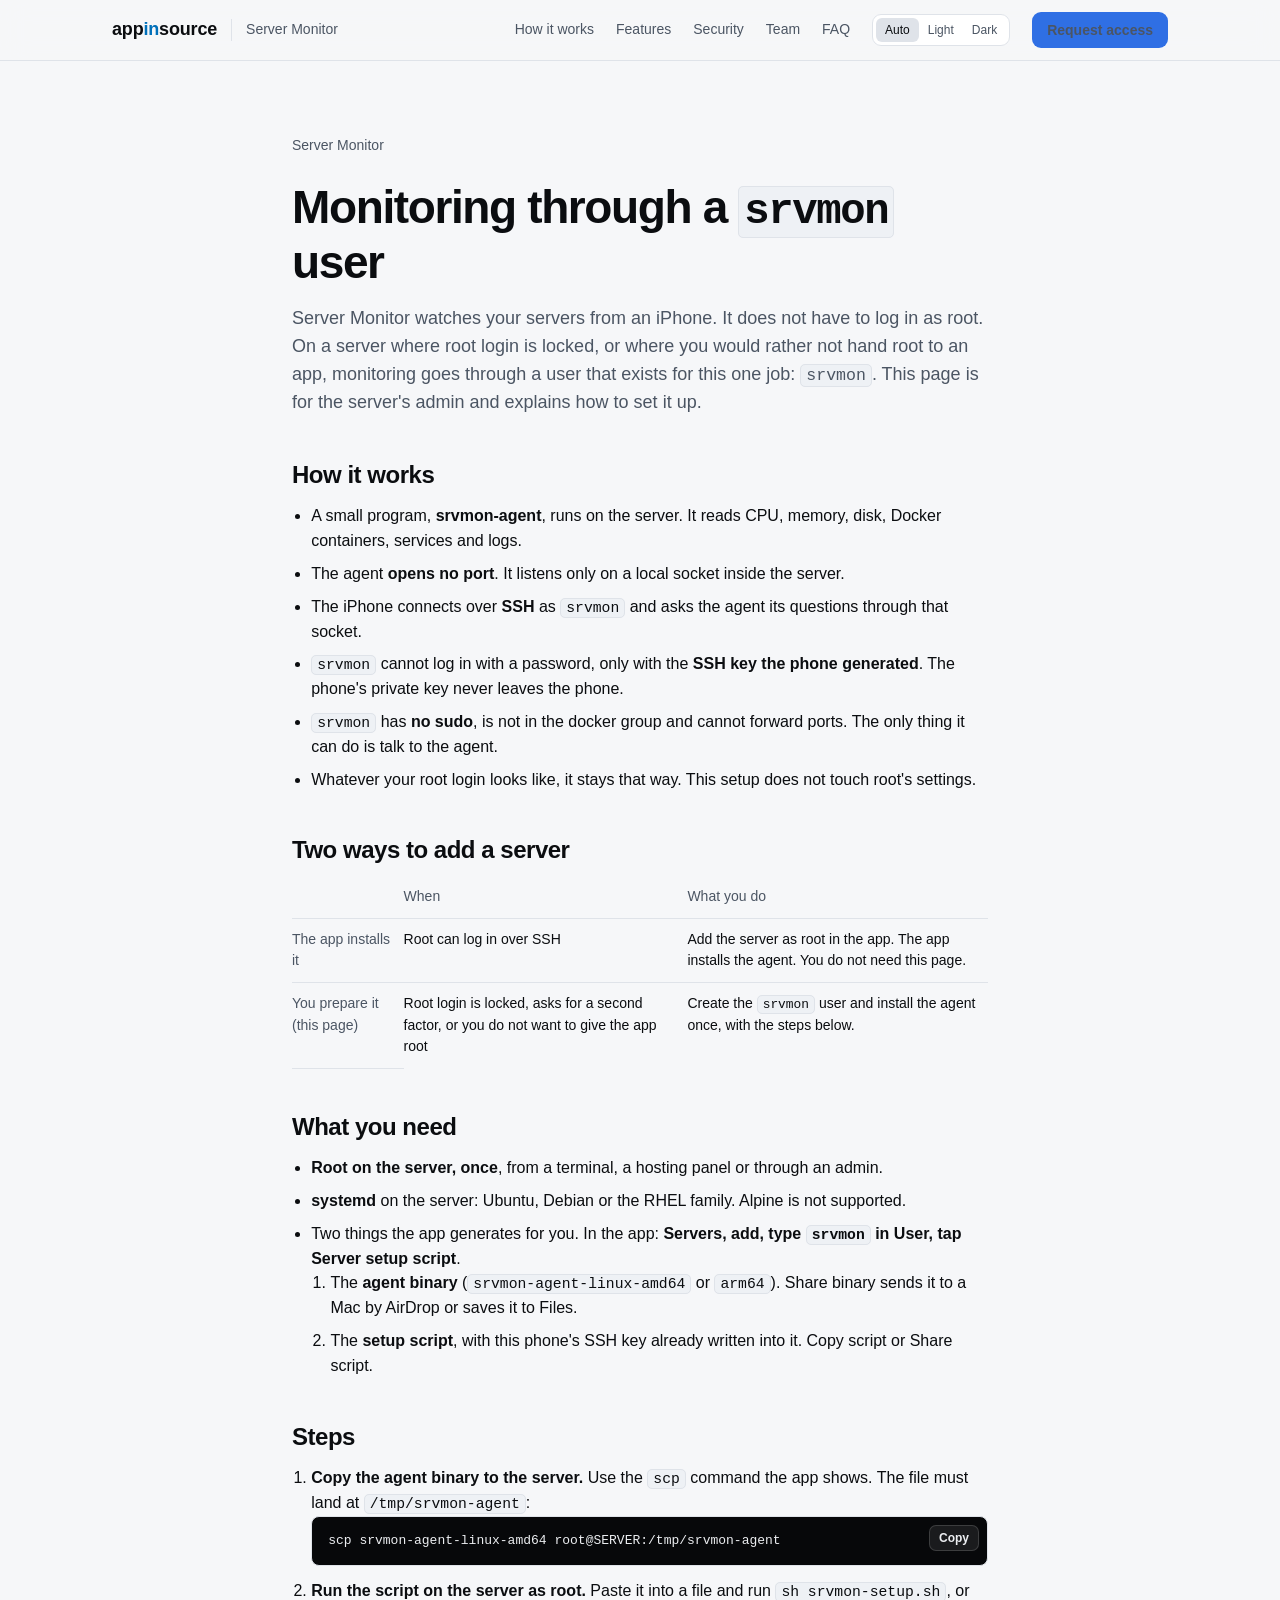
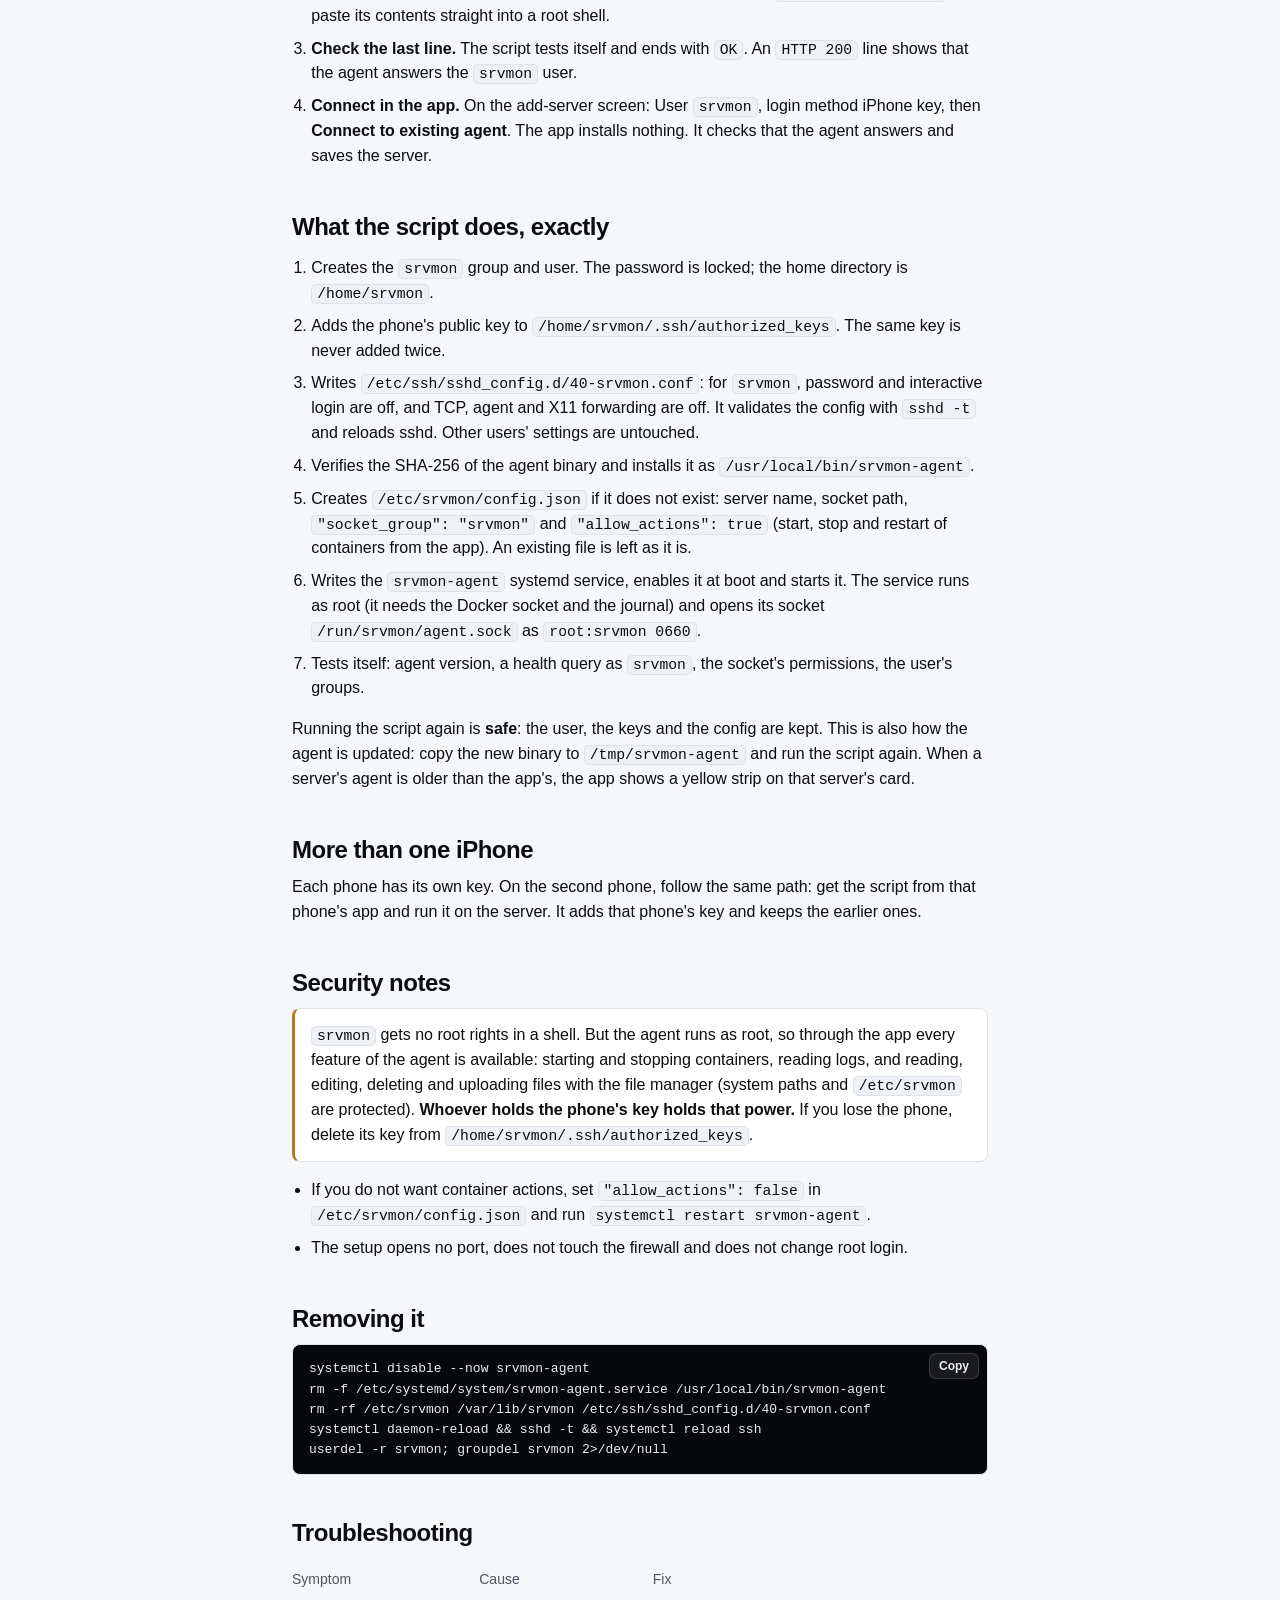
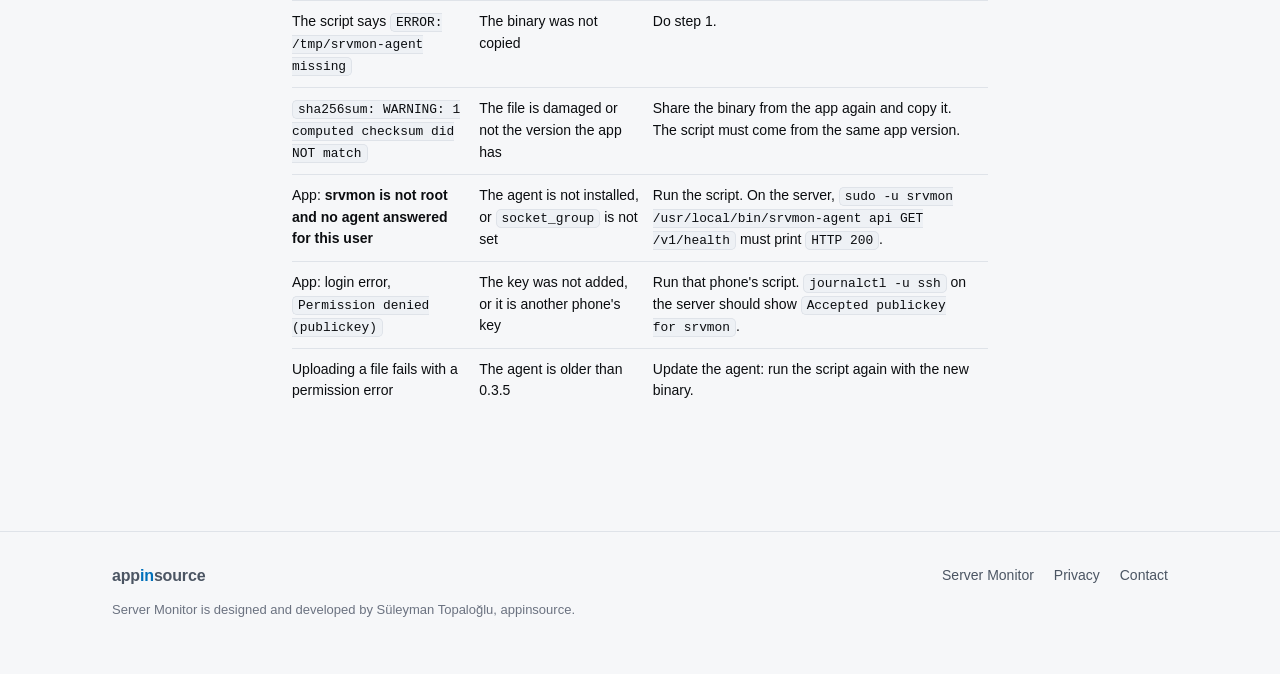
<file: official/srvmon-user.html>
<!doctype html>
<html lang="en">
<head>
<meta charset="utf-8">
<meta name="viewport" content="width=device-width, initial-scale=1">
<title>Monitoring through a srvmon user</title>
<meta name="description" content="How a server admin prepares a srvmon user so that Server Monitor can watch a server without root login: key-only user, no sudo, agent on a local socket.">
<link rel="canonical" href="https://monitor.appinsource.eu/srvmon-user.html">
<meta name="theme-color" content="#0B0D10" media="(prefers-color-scheme: dark)">
<meta name="theme-color" content="#F6F7F9" media="(prefers-color-scheme: light)">
<link rel="icon" href="assets/img/icon.svg" type="image/svg+xml">
<link rel="apple-touch-icon" href="assets/img/apple-touch-icon.png">
<link rel="stylesheet" href="assets/site.css">
<script>try{var t=localStorage.getItem('sm-theme');if(t==='light'||t==='dark'){document.documentElement.setAttribute('data-theme',t)}}catch(e){}</script>
</head>
<body>
<a class="skip" href="#main">Skip to content</a>

<header class="site-header">
  <div class="wrap">
    <a class="wordmark" href="./" aria-label="appinsource">app<span class="in">in</span>source</a>
    <span class="product">Server Monitor</span>
    <button class="menu-btn" type="button" aria-expanded="false" aria-controls="site-nav">Menu</button>
    <nav id="site-nav" class="nav" aria-label="Sections">
      <a href="./#how">How it works</a>
      <a href="./#features">Features</a>
      <a href="./#security">Security</a>
      <a href="./#team">Team</a>
      <a href="./#faq">FAQ</a>
      <div class="theme" role="group" aria-label="Theme">
        <button type="button" data-theme-set="" aria-pressed="true">Auto</button>
        <button type="button" data-theme-set="light" aria-pressed="false">Light</button>
        <button type="button" data-theme-set="dark" aria-pressed="false">Dark</button>
      </div>
      <a class="btn btn-primary btn-sm" href="mailto:developer@appinsource.eu?subject=Server%20Monitor%3A%20access%20request">Request access</a>
    </nav>
  </div>
</header>

<main id="main" class="wrap doc">
  <a class="back" href="./">Server Monitor</a>
  <h1>Monitoring through a <code>srvmon</code> user</h1>
  <p class="lead">Server Monitor watches your servers from an iPhone. It does not have to log in as root. On a server where root login is locked, or where you would rather not hand root to an app, monitoring goes through a user that exists for this one job: <code>srvmon</code>. This page is for the server's admin and explains how to set it up.</p>

  <h2>How it works</h2>
  <ul>
    <li>A small program, <strong>srvmon-agent</strong>, runs on the server. It reads CPU, memory, disk, Docker containers, services and logs.</li>
    <li>The agent <strong>opens no port</strong>. It listens only on a local socket inside the server.</li>
    <li>The iPhone connects over <strong>SSH</strong> as <code>srvmon</code> and asks the agent its questions through that socket.</li>
    <li><code>srvmon</code> cannot log in with a password, only with the <strong>SSH key the phone generated</strong>. The phone's private key never leaves the phone.</li>
    <li><code>srvmon</code> has <strong>no sudo</strong>, is not in the docker group and cannot forward ports. The only thing it can do is talk to the agent.</li>
    <li>Whatever your root login looks like, it stays that way. This setup does not touch root's settings.</li>
  </ul>

  <h2>Two ways to add a server</h2>
  <div class="table-scroll">
    <table>
      <thead><tr><th scope="col"></th><th scope="col">When</th><th scope="col">What you do</th></tr></thead>
      <tbody>
        <tr><th scope="row">The app installs it</th><td>Root can log in over SSH</td><td>Add the server as root in the app. The app installs the agent. You do not need this page.</td></tr>
        <tr><th scope="row">You prepare it (this page)</th><td>Root login is locked, asks for a second factor, or you do not want to give the app root</td><td>Create the <code>srvmon</code> user and install the agent once, with the steps below.</td></tr>
      </tbody>
    </table>
  </div>

  <h2>What you need</h2>
  <ul>
    <li><strong>Root on the server, once</strong>, from a terminal, a hosting panel or through an admin.</li>
    <li><strong>systemd</strong> on the server: Ubuntu, Debian or the RHEL family. Alpine is not supported.</li>
    <li>Two things the app generates for you. In the app: <strong>Servers, add, type <code>srvmon</code> in User, tap Server setup script</strong>.
      <ol>
        <li>The <strong>agent binary</strong> (<code>srvmon-agent-linux-amd64</code> or <code>arm64</code>). Share binary sends it to a Mac by AirDrop or saves it to Files.</li>
        <li>The <strong>setup script</strong>, with this phone's SSH key already written into it. Copy script or Share script.</li>
      </ol>
    </li>
  </ul>

  <h2>Steps</h2>
  <ol>
    <li><strong>Copy the agent binary to the server.</strong> Use the <code>scp</code> command the app shows. The file must land at <code>/tmp/srvmon-agent</code>:
<pre><code>scp srvmon-agent-linux-amd64 root@SERVER:/tmp/srvmon-agent</code></pre>
    </li>
    <li><strong>Run the script on the server as root.</strong> Paste it into a file and run <code>sh srvmon-setup.sh</code>, or paste its contents straight into a root shell.</li>
    <li><strong>Check the last line.</strong> The script tests itself and ends with <code>OK</code>. An <code>HTTP 200</code> line shows that the agent answers the <code>srvmon</code> user.</li>
    <li><strong>Connect in the app.</strong> On the add-server screen: User <code>srvmon</code>, login method iPhone key, then <strong>Connect to existing agent</strong>. The app installs nothing. It checks that the agent answers and saves the server.</li>
  </ol>

  <h2>What the script does, exactly</h2>
  <ol>
    <li>Creates the <code>srvmon</code> group and user. The password is locked; the home directory is <code>/home/srvmon</code>.</li>
    <li>Adds the phone's public key to <code>/home/srvmon/.ssh/authorized_keys</code>. The same key is never added twice.</li>
    <li>Writes <code>/etc/ssh/sshd_config.d/40-srvmon.conf</code>: for <code>srvmon</code>, password and interactive login are off, and TCP, agent and X11 forwarding are off. It validates the config with <code>sshd -t</code> and reloads sshd. Other users' settings are untouched.</li>
    <li>Verifies the SHA-256 of the agent binary and installs it as <code>/usr/local/bin/srvmon-agent</code>.</li>
    <li>Creates <code>/etc/srvmon/config.json</code> if it does not exist: server name, socket path, <code>"socket_group": "srvmon"</code> and <code>"allow_actions": true</code> (start, stop and restart of containers from the app). An existing file is left as it is.</li>
    <li>Writes the <code>srvmon-agent</code> systemd service, enables it at boot and starts it. The service runs as root (it needs the Docker socket and the journal) and opens its socket <code>/run/srvmon/agent.sock</code> as <code>root:srvmon 0660</code>.</li>
    <li>Tests itself: agent version, a health query as <code>srvmon</code>, the socket's permissions, the user's groups.</li>
  </ol>
  <p>Running the script again is <strong>safe</strong>: the user, the keys and the config are kept. This is also how the agent is updated: copy the new binary to <code>/tmp/srvmon-agent</code> and run the script again. When a server's agent is older than the app's, the app shows a yellow strip on that server's card.</p>

  <h2>More than one iPhone</h2>
  <p>Each phone has its own key. On the second phone, follow the same path: get the script from that phone's app and run it on the server. It adds that phone's key and keeps the earlier ones.</p>

  <h2>Security notes</h2>
  <div class="callout">
    <p><code>srvmon</code> gets no root rights in a shell. But the agent runs as root, so through the app every feature of the agent is available: starting and stopping containers, reading logs, and reading, editing, deleting and uploading files with the file manager (system paths and <code>/etc/srvmon</code> are protected). <strong>Whoever holds the phone's key holds that power.</strong> If you lose the phone, delete its key from <code>/home/srvmon/.ssh/authorized_keys</code>.</p>
  </div>
  <ul>
    <li>If you do not want container actions, set <code>"allow_actions": false</code> in <code>/etc/srvmon/config.json</code> and run <code>systemctl restart srvmon-agent</code>.</li>
    <li>The setup opens no port, does not touch the firewall and does not change root login.</li>
  </ul>

  <h2>Removing it</h2>
<pre><code>systemctl disable --now srvmon-agent
rm -f /etc/systemd/system/srvmon-agent.service /usr/local/bin/srvmon-agent
rm -rf /etc/srvmon /var/lib/srvmon /etc/ssh/sshd_config.d/40-srvmon.conf
systemctl daemon-reload &amp;&amp; sshd -t &amp;&amp; systemctl reload ssh
userdel -r srvmon; groupdel srvmon 2&gt;/dev/null</code></pre>

  <h2>Troubleshooting</h2>
  <div class="table-scroll">
    <table>
      <thead><tr><th scope="col">Symptom</th><th scope="col">Cause</th><th scope="col">Fix</th></tr></thead>
      <tbody>
        <tr><td>The script says <code>ERROR: /tmp/srvmon-agent missing</code></td><td>The binary was not copied</td><td>Do step 1.</td></tr>
        <tr><td><code>sha256sum: WARNING: 1 computed checksum did NOT match</code></td><td>The file is damaged or not the version the app has</td><td>Share the binary from the app again and copy it. The script must come from the same app version.</td></tr>
        <tr><td>App: <strong>srvmon is not root and no agent answered for this user</strong></td><td>The agent is not installed, or <code>socket_group</code> is not set</td><td>Run the script. On the server, <code>sudo -u srvmon /usr/local/bin/srvmon-agent api GET /v1/health</code> must print <code>HTTP 200</code>.</td></tr>
        <tr><td>App: login error, <code>Permission denied (publickey)</code></td><td>The key was not added, or it is another phone's key</td><td>Run that phone's script. <code>journalctl -u ssh</code> on the server should show <code>Accepted publickey for srvmon</code>.</td></tr>
        <tr><td>Uploading a file fails with a permission error</td><td>The agent is older than 0.3.5</td><td>Update the agent: run the script again with the new binary.</td></tr>
      </tbody>
    </table>
  </div>
</main>

<footer class="site-footer">
  <div class="wrap">
    <a class="wordmark" href="./" aria-label="appinsource">app<span class="in">in</span>source</a>
    <nav aria-label="Footer">
      <a href="./">Server Monitor</a>
      <a href="privacy.html">Privacy</a>
      <a href="mailto:developer@appinsource.eu">Contact</a>
    </nav>
    <p class="credit">Server Monitor is designed and developed by Süleyman Topaloğlu, appinsource.</p>
  </div>
</footer>

<script src="assets/site.js"></script>
</body>
</html>
</file>
<file: official/assets/site.css>
/* Server Monitor site. No build step, no external requests.
   Colors follow the app (ios/ServerMonitor/UI/Theme.swift); the brand blue follows Brand.swift. */

:root {
  --bg: #0B0D10;
  --surface: #14171C;
  --surface2: #1B1F26;
  --border: #262B33;
  --text: #ECEEF1;
  --text2: #A3AAB4;
  --text3: #7D8590;
  --accent: #5B9BFF;
  --on-accent: #0B0D10;
  --ok: #3DD68C;
  --warn: #F5B544;
  --crit: #FF6B6B;
  --log: #07080A;
  --brand: #009CDE;
  --shadow: 0 30px 60px -24px rgba(0, 0, 0, .7);

  --sans: -apple-system, BlinkMacSystemFont, "SF Pro Text", "Segoe UI", Roboto, "Helvetica Neue", Arial, sans-serif;
  --mono: ui-monospace, "SF Mono", Menlo, Consolas, "Liberation Mono", monospace;

  --r-card: 18px;
  --r-btn: 12px;
  --r-code: 8px;
  --wrap: 1120px;
  --gutter: clamp(16px, 4vw, 32px);
  color-scheme: dark;
}

@media (prefers-color-scheme: light) {
  :root:not([data-theme="dark"]) {
    --bg: #F6F7F9;
    --surface: #FFFFFF;
    --surface2: #EEF1F5;
    --border: #DFE3E9;
    --text: #0B0D10;
    --text2: #4B5563;
    --text3: #6B7280;
    --accent: #2F6FE4;
    --on-accent: #FFFFFF;
    --ok: #1A9E62;
    --warn: #B7791F;
    --crit: #D64545;
    --brand: #0070BA;
    --shadow: 0 30px 60px -24px rgba(15, 23, 42, .35);
    color-scheme: light;
  }
}

:root[data-theme="light"] {
  --bg: #F6F7F9;
  --surface: #FFFFFF;
  --surface2: #EEF1F5;
  --border: #DFE3E9;
  --text: #0B0D10;
  --text2: #4B5563;
  --text3: #6B7280;
  --accent: #2F6FE4;
  --on-accent: #FFFFFF;
  --ok: #1A9E62;
  --warn: #B7791F;
  --crit: #D64545;
  --brand: #0070BA;
  --shadow: 0 30px 60px -24px rgba(15, 23, 42, .35);
  color-scheme: light;
}

/* ---------- base ---------- */

*, *::before, *::after { box-sizing: border-box; }

html {
  -webkit-text-size-adjust: 100%;
  scroll-behavior: smooth;
  scroll-padding-top: 72px;
}

body {
  margin: 0;
  background: var(--bg);
  color: var(--text);
  font: 16px/1.55 var(--sans);
  -webkit-font-smoothing: antialiased;
}

h1, h2, h3, h4 { margin: 0; font-weight: 700; letter-spacing: -0.015em; line-height: 1.15; }
p { margin: 0 0 1em; }
a { color: var(--accent); }
strong { font-weight: 600; }
ul, ol { padding-left: 1.2em; }
li + li { margin-top: .35em; }

code { font-family: var(--mono); font-size: .92em; }
:not(pre) > code {
  background: var(--surface2);
  border: 1px solid var(--border);
  border-radius: 5px;
  padding: 1px 5px;
}

pre {
  position: relative;
  margin: 0 0 1em;
  padding: 14px 16px;
  background: var(--log);
  color: #ECEEF1;
  border: 1px solid var(--border);
  border-radius: var(--r-code);
  overflow: auto;
  font: 13px/1.55 var(--mono);
}
pre code { font-size: inherit; }

.copy-btn {
  position: absolute;
  top: 8px;
  right: 8px;
  font: 600 12px/1 var(--sans);
  color: #ECEEF1;
  background: rgba(255, 255, 255, .08);
  border: 1px solid rgba(255, 255, 255, .15);
  border-radius: 7px;
  padding: 6px 9px;
  cursor: pointer;
}
.copy-btn:hover { background: rgba(255, 255, 255, .14); }

table { width: 100%; border-collapse: collapse; font-size: 14.5px; }
th, td { padding: 10px 12px 10px 0; border-bottom: 1px solid var(--border); text-align: left; vertical-align: top; }
th { color: var(--text2); font-weight: 500; }
tbody tr:last-child td { border-bottom: 0; }
.table-scroll { overflow-x: auto; margin: 0 0 1em; }

:focus-visible { outline: 2px solid var(--accent); outline-offset: 3px; border-radius: 4px; }

.skip {
  position: absolute;
  left: 16px;
  top: -60px;
  z-index: 50;
  padding: 10px 14px;
  background: var(--accent);
  color: var(--on-accent);
  border-radius: var(--r-btn);
  font-weight: 600;
  text-decoration: none;
}
.skip:focus { top: 12px; }

.wrap { max-width: var(--wrap); margin-inline: auto; padding-inline: var(--gutter); }

/* ---------- header ---------- */

.site-header {
  position: sticky;
  top: 0;
  z-index: 20;
  background: color-mix(in srgb, var(--bg) 86%, transparent);
  -webkit-backdrop-filter: blur(14px);
  backdrop-filter: blur(14px);
  border-bottom: 1px solid var(--border);
}
.site-header .wrap { display: flex; align-items: center; gap: 14px; min-height: 60px; }

.wordmark {
  font-weight: 700;
  font-size: 18px;
  letter-spacing: -0.01em;
  color: var(--text);
  text-decoration: none;
  white-space: nowrap;
}
.wordmark .in { color: var(--brand); }

.product {
  color: var(--text2);
  font-size: 14px;
  padding-left: 14px;
  border-left: 1px solid var(--border);
  white-space: nowrap;
}

.nav { display: flex; align-items: center; gap: 22px; margin-left: auto; }
.nav > a { color: var(--text2); font-size: 14px; text-decoration: none; }
.nav > a:hover { color: var(--text); }

.theme { display: inline-flex; padding: 3px; border: 1px solid var(--border); border-radius: 9px; background: var(--surface); }
.theme button {
  font: 500 12px/1 var(--sans);
  color: var(--text2);
  background: none;
  border: 0;
  border-radius: 6px;
  padding: 6px 9px;
  cursor: pointer;
}
.theme button[aria-pressed="true"] { background: var(--border); color: var(--text); }

.menu-btn {
  display: none;
  margin-left: auto;
  font: 500 14px/1 var(--sans);
  color: var(--text);
  background: var(--surface);
  border: 1px solid var(--border);
  border-radius: 9px;
  padding: 9px 12px;
  cursor: pointer;
}

@media (max-width: 900px) {
  .menu-btn { display: inline-block; }
  .product { display: none; }
  .nav {
    display: none;
    position: absolute;
    left: 0;
    right: 0;
    top: 100%;
    flex-direction: column;
    align-items: stretch;
    gap: 4px;
    padding: 12px var(--gutter) 16px;
    background: var(--bg);
    border-bottom: 1px solid var(--border);
  }
  .nav.open { display: flex; }
  .nav > a { padding: 10px 0; font-size: 16px; }
  .theme { align-self: flex-start; margin-top: 6px; }
  .nav .btn { margin-top: 8px; }
}

/* ---------- buttons ---------- */

.btn {
  display: inline-flex;
  align-items: center;
  justify-content: center;
  gap: 8px;
  min-height: 46px;
  padding: 0 20px;
  border-radius: var(--r-btn);
  border: 1px solid transparent;
  font: 600 15px/1 var(--sans);
  text-decoration: none;
  cursor: pointer;
  white-space: nowrap;
}
.btn-primary { background: var(--accent); color: var(--on-accent); }
.btn-primary:hover { filter: brightness(1.07); }
.btn-secondary { background: var(--surface); color: var(--text); border-color: var(--border); }
.btn-secondary:hover { border-color: var(--text3); }
.btn-sm { min-height: 36px; padding: 0 14px; font-size: 13px; border-radius: 9px; }
.btn-row { display: flex; flex-wrap: wrap; gap: 12px; }

/* ---------- hero ---------- */

.hero { padding-block: clamp(48px, 8vw, 104px) clamp(40px, 6vw, 80px); }
.hero .wrap { display: grid; gap: 48px; align-items: center; }
@media (min-width: 900px) { .hero .wrap { grid-template-columns: 1.15fr .85fr; } }

.hero h1 {
  font-size: clamp(38px, 5.4vw, 62px);
  line-height: 1.02;
  letter-spacing: -0.03em;
  max-width: 15ch;
  margin-bottom: 22px;
}
.hero .lead {
  font-size: clamp(17px, 1.7vw, 20px);
  color: var(--text2);
  max-width: 50ch;
  margin-bottom: 30px;
}

.facts { display: flex; flex-wrap: wrap; gap: 8px; margin: 30px 0 0; padding: 0; list-style: none; }
.facts li {
  font-size: 13px;
  color: var(--text2);
  padding: 6px 12px;
  border: 1px solid var(--border);
  border-radius: 999px;
}
.facts li + li { margin-top: 0; }

/* ---------- app mocks (always the app's dark look) ---------- */

.app {
  --bg: #0B0D10;
  --surface: #14171C;
  --surface2: #1B1F26;
  --border: #262B33;
  --text: #ECEEF1;
  --text2: #A3AAB4;
  --text3: #7D8590;
  --accent: #5B9BFF;
  --ok: #3DD68C;
  --warn: #F5B544;
  --crit: #FF6B6B;
  --log: #07080A;
  color: var(--text);
  background: var(--bg);
  font-size: 11.5px;
  line-height: 1.35;
  -webkit-user-select: none;
  user-select: none;
}

.phone {
  width: 300px;
  max-width: 100%;
  aspect-ratio: 390 / 844;
  margin-inline: auto;
  padding: 9px;
  border-radius: 46px;
  background: #000;
  box-shadow: 0 0 0 1px var(--border), var(--shadow);
}
.phone .app {
  position: relative;
  height: 100%;
  border-radius: 38px;
  overflow: hidden;
  padding: 48px 12px 12px;
}
.phone .island {
  position: absolute;
  top: 10px;
  left: 50%;
  width: 82px;
  height: 24px;
  transform: translateX(-50%);
  border-radius: 999px;
  background: #000;
}
.phone .clock { position: absolute; top: 14px; left: 26px; font-weight: 600; font-size: 12px; }
.phone .batt {
  position: absolute;
  top: 16px;
  right: 24px;
  width: 20px;
  height: 10px;
  border: 1.5px solid var(--text2);
  border-radius: 3px;
}
.phone .batt::after { content: ""; position: absolute; inset: 1.5px; right: 4px; background: var(--text); border-radius: 1px; }

.screen {
  width: 300px;
  max-width: 100%;
  margin-inline: auto;
  border-radius: 24px;
  border: 1px solid var(--border);
  padding: 14px 12px;
  box-shadow: var(--shadow);
}

.app .title { font-size: 20px; font-weight: 700; letter-spacing: -0.02em; margin: 2px 0 8px; }
.app .subtitle { font-size: 11px; color: var(--text2); margin-bottom: 10px; }

.app .card {
  background: var(--surface);
  border: 1px solid var(--border);
  border-radius: 14px;
  padding: 10px 11px;
}
.app .card + .card { margin-top: 8px; }

.row { display: flex; align-items: center; gap: 7px; }
.row .name { font-weight: 600; font-size: 12.5px; }
.row .sub { color: var(--text2); font-size: 10.5px; }
.row .end { margin-left: auto; }

.chip {
  margin-left: auto;
  font-size: 9.5px;
  font-weight: 600;
  padding: 2px 7px;
  border-radius: 999px;
  white-space: nowrap;
}
.chip.ok { color: var(--ok); background: rgba(61, 214, 140, .14); }
.chip.warn { color: var(--warn); background: rgba(245, 181, 68, .14); }
.chip.crit { color: var(--crit); background: rgba(255, 107, 107, .14); }
.chip.muted { color: var(--text2); background: rgba(163, 170, 180, .14); }

/* Shape differs per level so status is never told by color alone (as in the app). */
.mark { display: inline-block; flex: none; width: 9px; height: 9px; }
.mark.ok { border-radius: 50%; background: var(--ok); }
.mark.warn { width: 8px; height: 8px; border-radius: 2px; background: var(--warn); }
.mark.crit { width: 10px; background: var(--crit); clip-path: polygon(50% 0, 100% 100%, 0 100%); }
.mark.unknown { border-radius: 50%; border: 1.5px solid var(--text2); }

.bars { display: grid; grid-template-columns: repeat(3, 1fr); gap: 9px; margin-top: 9px; }
.bar { --v: 50; }
.bar b { display: flex; justify-content: space-between; font-weight: 400; font-size: 9.5px; color: var(--text2); }
.bar b span { font-family: var(--mono); color: var(--text); }
.bar i { display: block; position: relative; height: 4px; margin-top: 4px; border-radius: 2px; background: var(--border); overflow: hidden; }
.bar i::after { content: ""; position: absolute; inset: 0; width: calc(var(--v) * 1%); border-radius: 2px; background: var(--accent); }
.bar.warn i::after { background: var(--warn); }
.bar.warn b span { color: var(--warn); }
.bar.crit i::after { background: var(--crit); }
.bar.crit b span { color: var(--crit); }

.foot { display: flex; gap: 10px; margin-top: 8px; font-size: 10px; color: var(--text3); }

.gauges { display: grid; grid-template-columns: repeat(3, 1fr); gap: 7px; margin-bottom: 8px; }
.gauge {
  text-align: center;
  padding: 9px 4px 8px;
  background: var(--surface);
  border: 1px solid var(--border);
  border-radius: 12px;
}
.gauge svg { width: 54px; height: 54px; display: block; margin: 0 auto 4px; }
.gauge .track { fill: none; stroke: var(--border); stroke-width: 6; }
.gauge .val { fill: none; stroke: var(--accent); stroke-width: 6; stroke-linecap: round; transform: rotate(-90deg); transform-origin: 50% 50%; }
.gauge.warn .val { stroke: var(--warn); }
.gauge.crit .val { stroke: var(--crit); }
.gauge text { fill: var(--text); font: 500 12px var(--mono); }
.gauge.crit text { fill: var(--crit); }
.gauge .lbl { font-size: 10.5px; font-weight: 600; }
.gauge .sub { font-size: 9px; color: var(--text2); }

.chart { display: block; width: 100%; height: 56px; margin-top: 6px; }
.chart .grid { stroke: var(--border); stroke-width: 1; }
.chart .line { fill: none; stroke: var(--accent); stroke-width: 1.5; stroke-linejoin: round; }
.chart .area { fill: var(--accent); opacity: .12; }
.chart .line2 { fill: none; stroke: var(--text3); stroke-width: 1.2; stroke-dasharray: 3 3; }

.kv { display: grid; grid-template-columns: 1fr 1fr; gap: 4px 10px; margin-top: 8px; font-size: 10.5px; }
.kv div { display: flex; justify-content: space-between; color: var(--text2); }
.kv span { font-family: var(--mono); color: var(--text); }

.list .item { display: flex; align-items: center; gap: 8px; padding: 7px 0; border-bottom: 1px solid var(--border); font-size: 11px; }
.list .item:last-child { border-bottom: 0; }
.list .item .end { margin-left: auto; font-family: var(--mono); font-size: 10.5px; color: var(--text2); }
.list .item .hint { display: block; font-size: 9.5px; color: var(--text3); }

.group { font-size: 10px; font-weight: 600; color: var(--text2); margin: 10px 0 4px; }
.check { width: 14px; height: 14px; flex: none; border-radius: 4px; border: 1.5px solid var(--text3); }
.check.on { background: var(--accent); border-color: var(--accent); position: relative; }
.check.on::after { content: ""; position: absolute; left: 4px; top: 1px; width: 4px; height: 8px; border: solid #0B0D10; border-width: 0 2px 2px 0; transform: rotate(45deg); }
.lock { font-size: 9.5px; color: var(--crit); font-weight: 600; }

.app .primary {
  margin-top: 10px;
  text-align: center;
  padding: 11px;
  border-radius: 11px;
  background: var(--accent);
  color: #0B0D10;
  font-weight: 600;
  font-size: 12.5px;
}

/* ---------- sections ---------- */

.section { padding-block: clamp(56px, 8vw, 104px); border-top: 1px solid var(--border); }
.section h2 {
  font-size: clamp(28px, 3.4vw, 40px);
  letter-spacing: -0.025em;
  max-width: 22ch;
  margin-bottom: 14px;
}
.section .intro { font-size: 18px; color: var(--text2); max-width: 58ch; margin-bottom: 40px; }
.section h3 { font-size: 20px; margin-bottom: 8px; }
.muted { color: var(--text2); }
.small { font-size: 14px; }

/* How it works */

.diagram-scroll { overflow-x: auto; margin: 0 calc(-1 * var(--gutter)); padding: 0 var(--gutter); }
.diagram { display: block; width: 100%; min-width: 860px; height: auto; }
.diagram text { fill: var(--text); font-family: var(--sans); font-size: 13px; }
.diagram .t2 { fill: var(--text2); font-size: 12px; }
.diagram .t3 { fill: var(--text3); font-size: 11px; }
.diagram .mono { font-family: var(--mono); font-size: 12.5px; }
.diagram .bold { font-weight: 600; }
.diagram .box { fill: var(--surface); stroke: var(--border); stroke-width: 1.5; }
.diagram .inner { fill: var(--surface2); }
.diagram .wire { fill: none; stroke: var(--text3); stroke-width: 1.5; }
.diagram .flow { fill: none; stroke: var(--accent); stroke-width: 2; stroke-dasharray: 7 7; animation: flow 1.4s linear infinite; }
.diagram .flow.rev { animation-direction: reverse; }
.diagram .arrhead { fill: var(--accent); }
@keyframes flow { to { stroke-dashoffset: -14; } }
@media (prefers-reduced-motion: reduce) { .diagram .flow { animation: none; } }

.notes { display: grid; gap: 20px; margin-top: 28px; }
@media (min-width: 760px) { .notes { grid-template-columns: repeat(3, 1fr); gap: 32px; } }
.notes p { margin: 0; color: var(--text2); font-size: 15px; }
.notes strong { color: var(--text); display: block; margin-bottom: 4px; }

.steps { display: grid; gap: 24px; margin: 48px 0 0; padding: 0; list-style: none; counter-reset: step; }
@media (min-width: 760px) { .steps { grid-template-columns: repeat(3, 1fr); gap: 32px; } }
.steps li { position: relative; padding-top: 44px; margin: 0; }
.steps li::before {
  counter-increment: step;
  content: counter(step);
  position: absolute;
  top: 0;
  left: 0;
  width: 30px;
  height: 30px;
  border-radius: 50%;
  background: var(--accent);
  color: var(--on-accent);
  font-weight: 700;
  font-size: 14px;
  display: grid;
  place-items: center;
}
.steps h3 { font-size: 19px; margin-bottom: 8px; }
.steps p { color: var(--text2); font-size: 15px; margin: 0; }

/* Features */

.feature { display: grid; gap: 32px; align-items: center; padding: 40px 0; border-top: 1px solid var(--border); }
.feature:first-of-type { border-top: 0; padding-top: 0; }
@media (min-width: 860px) {
  .feature { grid-template-columns: 1fr 340px; gap: 64px; padding: 56px 0; }
  .feature:nth-of-type(even) { grid-template-columns: 340px 1fr; }
  .feature:nth-of-type(even) .feature-text { order: 2; }
}
.feature h3 { font-size: clamp(22px, 2.4vw, 28px); letter-spacing: -0.02em; margin-bottom: 12px; }
.feature p { color: var(--text2); max-width: 52ch; }
.feature ul { color: var(--text2); max-width: 52ch; padding-left: 1.1em; margin: 0; }
.feature .screen { margin-inline: 0; }
@media (max-width: 859px) { .feature .screen { margin-inline: auto; } }

.feature-list { display: grid; gap: 28px 48px; margin: 48px 0 0; padding-top: 48px; border-top: 1px solid var(--border); }
@media (min-width: 700px) { .feature-list { grid-template-columns: 1fr 1fr; } }
@media (min-width: 1000px) { .feature-list { grid-template-columns: 1fr 1fr 1fr; } }
.feature-list { list-style: none; padding-left: 0; }
.feature-list li { margin: 0; }
.feature-list strong { display: block; font-weight: 600; font-size: 17px; margin-bottom: 6px; }
.feature-list p { margin: 0; color: var(--text2); font-size: 15px; }

/* Security */

.two-col { display: grid; gap: 40px; }
@media (min-width: 900px) { .two-col { grid-template-columns: 1.1fr .9fr; gap: 64px; } }
.points { margin: 0; padding: 0; list-style: none; }
.points li { padding: 18px 0; border-top: 1px solid var(--border); margin: 0; }
.points li:first-child { border-top: 0; padding-top: 0; }
.points strong { display: block; font-size: 17px; margin-bottom: 4px; }
.points p { margin: 0; color: var(--text2); font-size: 15px; }

.aside {
  background: var(--surface);
  border: 1px solid var(--border);
  border-radius: var(--r-card);
  padding: 24px;
  align-self: start;
  position: sticky;
  top: 80px;
}
.aside h3 { font-size: 17px; margin-bottom: 12px; }
.aside table { font-size: 14px; }
.aside th, .aside td { padding: 9px 10px 9px 0; }
.aside td ul { padding-left: 1em; margin: 0; }
.aside td li + li { margin-top: .25em; }

/* srvmon */

.srvmon { display: grid; gap: 32px; }
@media (min-width: 900px) { .srvmon { grid-template-columns: 1fr 1fr; gap: 64px; } }
.srvmon .steps { margin-top: 0; grid-template-columns: 1fr; gap: 18px; }
.srvmon .steps li { padding-top: 0; padding-left: 44px; }
.srvmon .steps p { font-size: 15px; }

/* Team */

.roles td:not(:first-child), .roles th:not(:first-child) { text-align: center; }
.scopes { margin: 0; padding: 0; list-style: none; }
.scopes li { display: grid; grid-template-columns: 90px 1fr; gap: 12px; padding: 9px 0; border-top: 1px solid var(--border); margin: 0; align-items: baseline; }
.scopes li:first-child { border-top: 0; }
.scopes code { font-size: 14px; }
.scopes li > span:last-child { color: var(--text2); font-size: 15px; }

/* Requirements */

.reqs { display: grid; gap: 24px 48px; margin: 0; padding: 0; list-style: none; }
@media (min-width: 760px) { .reqs { grid-template-columns: 1fr 1fr; } }
.reqs li { margin: 0; }
.reqs strong { display: block; margin-bottom: 4px; }
.reqs span { color: var(--text2); font-size: 15px; }

/* FAQ */

.faq { max-width: 760px; }
.faq details { border-top: 1px solid var(--border); }
.faq details:last-child { border-bottom: 1px solid var(--border); }
.faq summary {
  display: flex;
  justify-content: space-between;
  align-items: baseline;
  gap: 16px;
  padding: 18px 0;
  font-weight: 600;
  font-size: 17px;
  cursor: pointer;
  list-style: none;
}
.faq summary::-webkit-details-marker { display: none; }
.faq summary::after { content: "+"; color: var(--text3); font-weight: 400; font-size: 22px; line-height: 1; flex: none; }
.faq details[open] summary::after { content: "–"; }
.faq details p { margin: 0 0 18px; color: var(--text2); max-width: 62ch; }

/* CTA band */

.cta { background: var(--surface); border-top: 1px solid var(--border); padding-block: clamp(48px, 7vw, 88px); }
.cta .wrap { display: grid; gap: 24px; align-items: center; }
@media (min-width: 860px) { .cta .wrap { grid-template-columns: 1fr auto; gap: 48px; } }
.cta h2 { font-size: clamp(26px, 3vw, 36px); letter-spacing: -0.025em; margin-bottom: 10px; }
.cta p { color: var(--text2); margin: 0; max-width: 54ch; }

/* Footer */

.site-footer { border-top: 1px solid var(--border); padding: 32px 0 40px; font-size: 14px; color: var(--text2); }
.site-footer .wrap { display: flex; flex-wrap: wrap; gap: 12px 28px; align-items: center; }
.site-footer .wordmark { font-size: 16px; }
.site-footer nav { display: flex; gap: 20px; margin-left: auto; }
.site-footer a { color: var(--text2); text-decoration: none; }
.site-footer a:hover { color: var(--text); }
.site-footer .credit { flex-basis: 100%; color: var(--text3); font-size: 13px; }

/* ---------- document pages (guide, privacy) ---------- */

.doc { max-width: 760px; padding-block: clamp(40px, 6vw, 72px) clamp(56px, 8vw, 104px); }
.doc h1 { font-size: clamp(32px, 4.2vw, 46px); letter-spacing: -0.03em; margin-bottom: 16px; }
.doc .lead { font-size: 18px; color: var(--text2); margin-bottom: 36px; }
.doc h2 { font-size: 24px; letter-spacing: -0.02em; margin: 44px 0 12px; }
.doc h3 { font-size: 18px; margin: 28px 0 8px; }
.doc p, .doc li { color: var(--text); }
.doc ol li, .doc ul li { margin-bottom: .5em; }
.doc table { font-size: 14px; }
.doc .back { display: inline-block; margin-bottom: 24px; font-size: 14px; color: var(--text2); text-decoration: none; }
.doc .back:hover { color: var(--text); }
.doc .callout {
  background: var(--surface);
  border: 1px solid var(--border);
  border-left: 3px solid var(--warn);
  border-radius: var(--r-code);
  padding: 14px 16px;
  margin: 0 0 1em;
}
.doc .callout p:last-child { margin: 0; }

@media print {
  .site-header, .skip, .copy-btn, .cta { display: none; }
  body { background: #fff; color: #000; }
}
</file>
